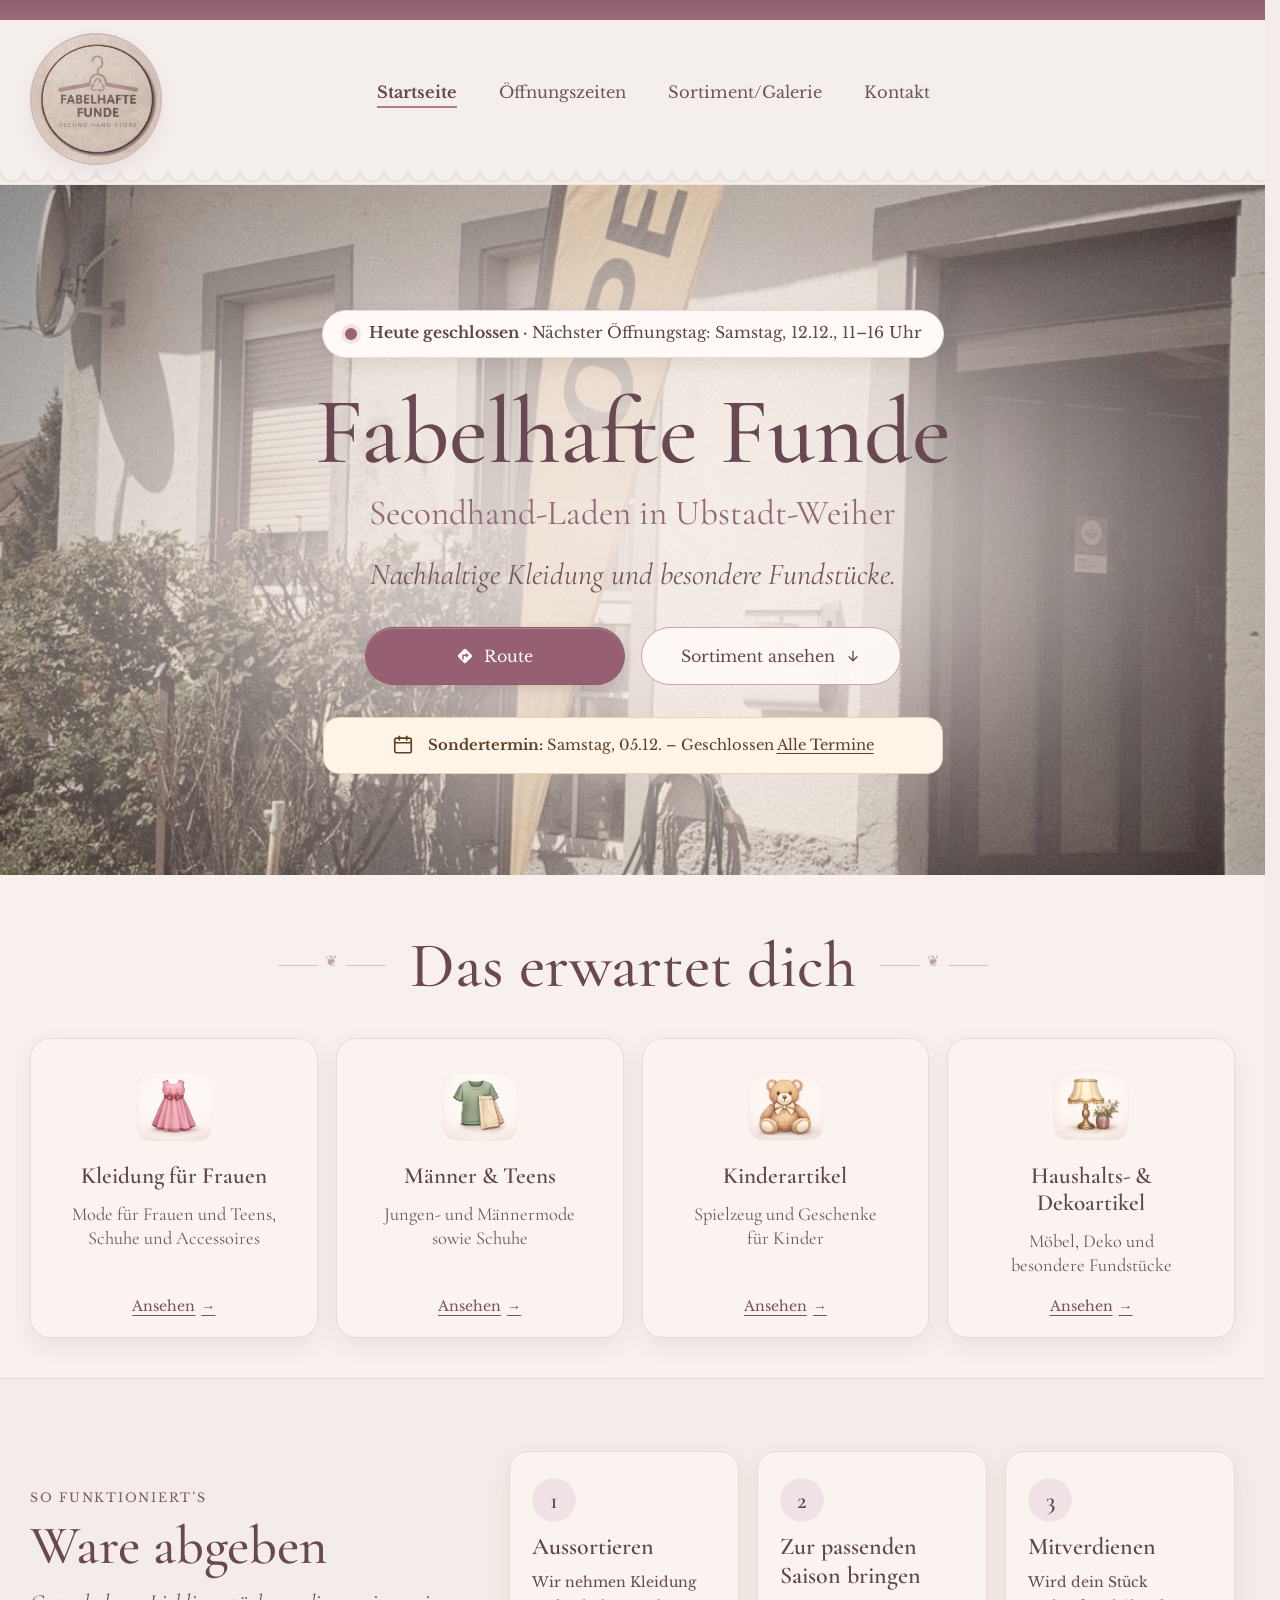
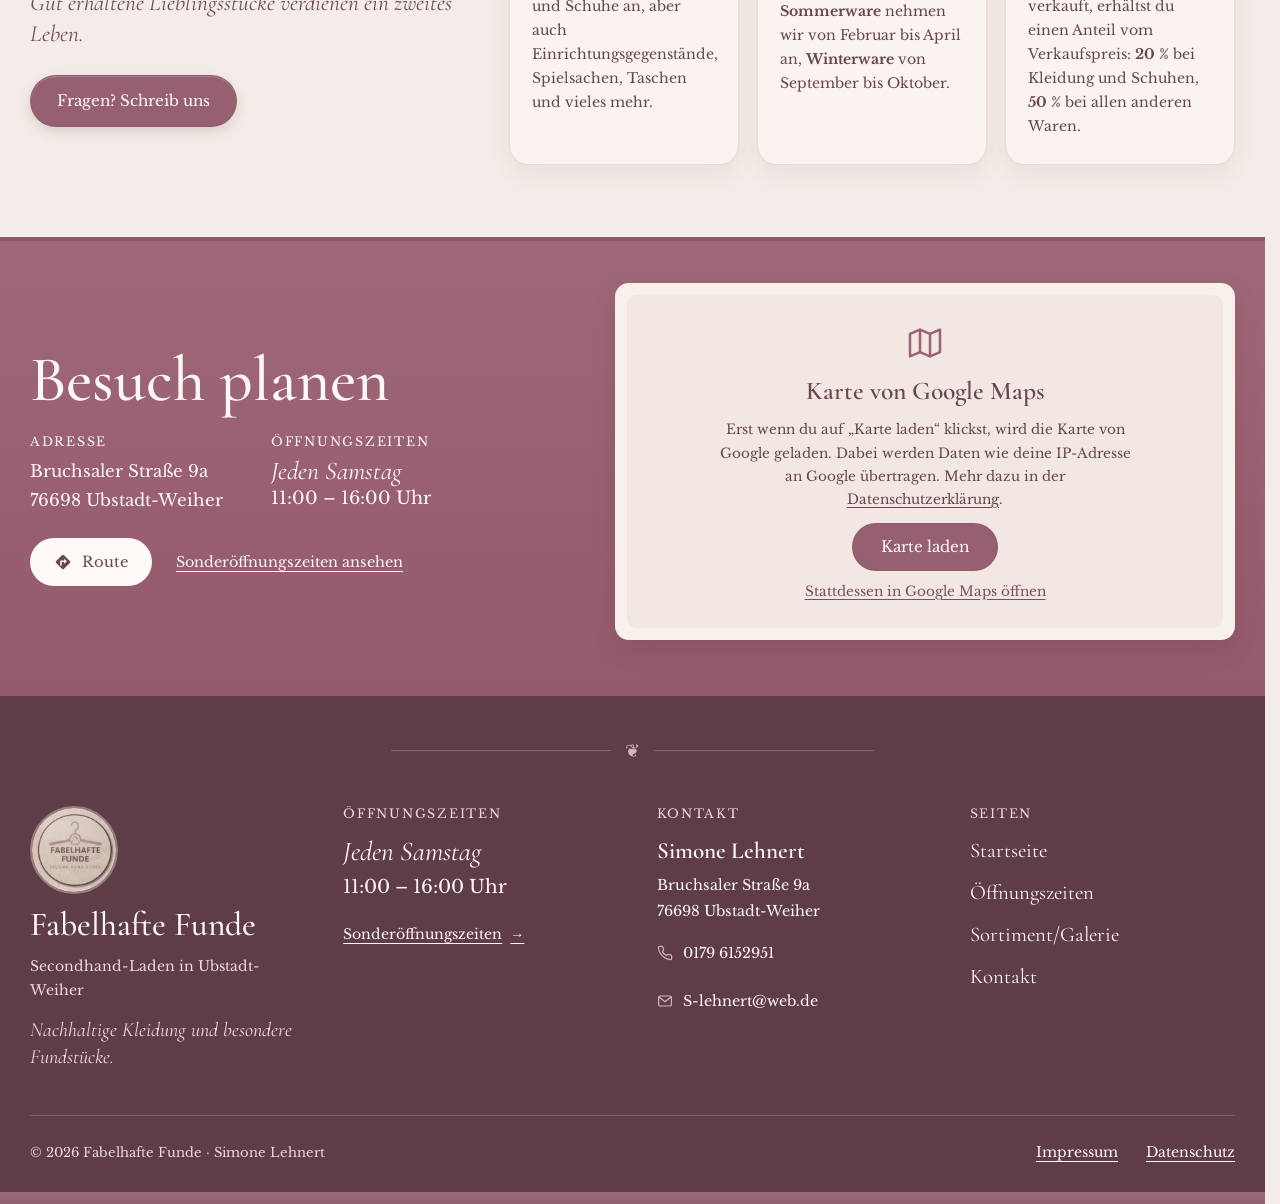
<file: index.html>
<!DOCTYPE html>
<html lang="de">
<head>
  <meta charset="UTF-8" />
  <meta name="viewport" content="width=device-width, initial-scale=1.0" />
  <title>Fabelhafte Funde – Secondhand-Laden in Ubstadt-Weiher bei Bruchsal</title>
  <meta name="description" content="Secondhand-Laden in Ubstadt-Weiher bei Bruchsal: nachhaltige Kleidung für Frauen, Männer und Kinder, Spielzeug, Möbel und Deko. Samstags 11–16 Uhr geöffnet." />
  <link rel="icon" type="image/jpeg" href="/assets/img/logo.jpg">

  <link rel="stylesheet" href="/assets/css/style.css" />
  <script src="/assets/js/menu.js"></script>
  <script type="application/ld+json">
  {
    "@context": "https://schema.org",
    "@type": "Store",
    "@id": "https://fabelhaftefunde.de/#laden",
    "name": "Fabelhafte Funde",
    "description": "Secondhand-Laden in Ubstadt-Weiher bei Bruchsal mit nachhaltiger Kleidung für Frauen, Männer und Kinder, Spielzeug, Möbeln sowie Haushalts- und Dekoartikeln.",
    "url": "https://fabelhaftefunde.de/",
    "logo": "https://fabelhaftefunde.de/assets/img/logo.jpg",
    "image": [
      "https://fabelhaftefunde.de/assets/img/hero/laden.jpg",
      "https://fabelhaftefunde.de/assets/img/laden-frauen.jpeg"
    ],
    "telephone": "+49 179 6152951",
    "email": "S-lehnert@web.de",
    "address": {
      "@type": "PostalAddress",
      "streetAddress": "Bruchsaler Straße 9a",
      "postalCode": "76698",
      "addressLocality": "Ubstadt-Weiher",
      "addressRegion": "Baden-Württemberg",
      "addressCountry": "DE"
    },
    "geo": {
      "@type": "GeoCoordinates",
      "latitude": 49.156696,
      "longitude": 8.628379
    },
    "openingHoursSpecification": [
      {
        "@type": "OpeningHoursSpecification",
        "dayOfWeek": "https://schema.org/Saturday",
        "opens": "11:00:00",
        "closes": "16:00:00"
      }
    ]
  }
  </script>
</head>
<body>
  <div class="top-strip"></div>

  <header class="site-header">
    <div class="container header-inner">
      <a href="#top" class="logo-link">
        <img src="/assets/img/logo.jpg" alt="Fabelhafte Funde Logo" class="logo" />
      </a>

      <button type="button" class="nav-toggle" aria-expanded="false" aria-controls="hauptnavigation">
        <svg class="icon-menu" width="20" height="20" viewBox="0 0 24 24" fill="none" stroke="currentColor" stroke-width="2" stroke-linecap="round" aria-hidden="true"><path d="M4 7h16"/><path d="M4 12h16"/><path d="M4 17h16"/></svg>
        <svg class="icon-close" width="20" height="20" viewBox="0 0 24 24" fill="none" stroke="currentColor" stroke-width="2" stroke-linecap="round" aria-hidden="true"><path d="M6 6l12 12"/><path d="M18 6L6 18"/></svg>
        <span class="nav-toggle-label">Menü</span>
      </button>

      <nav class="main-nav" id="hauptnavigation" aria-label="Hauptnavigation">
        <a href="/" aria-current="page">Startseite</a>
        <a href="/oeffnungszeiten/">Öffnungszeiten</a>
        <a href="/galerie.html">Sortiment/Galerie</a>
        <a href="/kontakt.html">Kontakt</a>
      </nav>
    </div>
    <div class="header-scallop"></div>
  </header>

  <main id="top">
    <!-- 1. HERO MIT LIVE-STATUS -->
    <section class="hero">
      <div class="hero-overlay"></div>
      <div class="hero-bottom-scallop"></div>

      <div class="container hero-content">
        <div class="hero-text">
          <p class="live-status" data-live-status role="status">
            <span class="live-status-dot" aria-hidden="true"></span>
            <span class="live-status-text"><strong>Jeden Samstag</strong> 11–16 Uhr</span>
          </p>
          <h1>Fabelhafte Funde</h1>
          <p class="hero-subtitle">Secondhand-Laden in Ubstadt-Weiher</p>
          <p class="hero-claim">Nachhaltige Kleidung und besondere Fundstücke.</p>
          <div class="hero-buttons">
            <a href="https://www.google.com/maps/dir/?api=1&amp;destination=Bruchsaler+Stra%C3%9Fe+9a,+76698+Ubstadt-Weiher" class="btn-primary" target="_blank" rel="noopener"><svg width="18" height="18" viewBox="0 0 24 24" aria-hidden="true"><path fill="currentColor" fill-rule="evenodd" d="M10.6 2.9a2 2 0 0 1 2.8 0l7.7 7.7a2 2 0 0 1 0 2.8l-7.7 7.7a2 2 0 0 1-2.8 0l-7.7-7.7a2 2 0 0 1 0-2.8zM8.3 16.5V11.2q0-1.2 1.2-1.2h4V7.6L17.1 11l-3.6 3.4V12H10.3v4.5z"/></svg> Route </a>
            <a href="#sortiment" class="btn-secondary">Sortiment ansehen <svg width="16" height="16" viewBox="0 0 24 24" fill="none" stroke="currentColor" stroke-width="2" stroke-linecap="round" stroke-linejoin="round" aria-hidden="true"><path d="M12 5v14"/><path d="M6 13l6 6 6-6"/></svg></a>
          </div>
          <p class="hero-notice" data-sondertermin hidden>
            <svg width="22" height="22" viewBox="0 0 24 24" fill="none" stroke="currentColor" stroke-width="1.8" stroke-linecap="round" stroke-linejoin="round" aria-hidden="true"><rect x="3" y="4.5" width="18" height="16" rx="2"/><path d="M3 9.5h18"/><path d="M8 2.5v4"/><path d="M16 2.5v4"/></svg>
            <span><span class="sondertermin-text"></span> <a href="/oeffnungszeiten/">Alle Termine</a></span>
          </p>
        </div>
      </div>
    </section>

    <!-- 2. SORTIMENT -->
    <section class="section section-light" id="sortiment">
      <div class="container">
        <div class="section-title">
          <span class="ornament-line"></span>
          <h2>Das erwartet dich</h2>
          <span class="ornament-line"></span>
        </div>

        <div class="card-grid">
          <a href="/galerie.html#frauen" class="info-card info-card--link">
            <img src="/assets/img/icons/kleid.png" alt="" class="card-icon" />
            <h3>Kleidung für Frauen</h3>
            <p>Mode für Frauen und Teens, <br>Schuhe und Accessoires</p>
            <span class="card-more">Ansehen <span aria-hidden="true">→</span></span>
          </a>
          <a href="/galerie.html#maenner" class="info-card info-card--link">
            <img src="/assets/img/icons/shirt.png" alt="" class="card-icon" />
            <h3>Männer &amp; Teens</h3>
            <p>Jungen- und Männermode <br>sowie Schuhe</p>
            <span class="card-more">Ansehen <span aria-hidden="true">→</span></span>
          </a>
          <a href="/galerie.html#kinder" class="info-card info-card--link">
            <img src="/assets/img/icons/baer.png" alt="" class="card-icon" />
            <h3>Kinderartikel</h3>
            <p>Spielzeug und Geschenke <br>für Kinder</p>
            <span class="card-more">Ansehen <span aria-hidden="true">→</span></span>
          </a>
          <a href="/galerie.html#haushalt" class="info-card info-card--link">
            <img src="/assets/img/icons/lampe.png" alt="" class="card-icon" />
            <h3>Haushalts- &amp; <br>Dekoartikel</h3>
            <p>Möbel, Deko und <br>besondere Fundstücke</p>
            <span class="card-more">Ansehen <span aria-hidden="true">→</span></span>
          </a>
        </div>
      </div>
    </section>

    <!-- 3. SO FUNKTIONIERT'S / WARE ABGEBEN -->
    <section class="howto-section">
      <div class="container howto-grid">
        <div class="howto-intro">
          <p class="eyebrow">So funktioniert’s</p>
          <h2>Ware abgeben</h2>
          <p class="howto-claim">Gut erhaltene Lieblingsstücke verdienen ein zweites Leben.</p>
          <a href="/kontakt.html" class="btn-primary btn-small">Fragen? Schreib uns</a>
        </div>
        <ol class="howto-steps">
          <li class="howto-step">
            <span class="howto-number" aria-hidden="true">1</span>
            <h3>Aussortieren</h3>
            <p>Wir nehmen Kleidung und Schuhe an, aber auch Einrichtungsgegenstände, Spielsachen, Taschen und vieles mehr.</p>
          </li>
          <li class="howto-step">
            <span class="howto-number" aria-hidden="true">2</span>
            <h3>Zur passenden Saison bringen</h3>
            <p><strong>Sommerware</strong> nehmen wir von Februar bis April an, <strong>Winterware</strong> von September bis Oktober.</p>
          </li>
          <li class="howto-step">
            <span class="howto-number" aria-hidden="true">3</span>
            <h3>Mitverdienen</h3>
            <p>Wird dein Stück verkauft, erhältst du einen Anteil vom Verkaufspreis: <strong>20&nbsp;%</strong> bei Kleidung und Schuhen, <strong>50&nbsp;%</strong> bei allen anderen Waren.</p>
          </li>
        </ol>
      </div>
    </section>

    <!-- 4. BESUCH PLANEN -->
    <section class="hours-section" id="besuch">
      <div class="container hours-grid">
        <div class="hours-text visit-text">
          <h2>Besuch planen</h2>
          <div class="visit-facts">
            <div>
              <p class="visit-label">Adresse</p>
              <p class="visit-value">Bruchsaler Straße 9a<br>76698 Ubstadt-Weiher</p>
            </div>
            <div>
              <p class="visit-label">Öffnungszeiten</p>
              <p class="visit-day">Jeden Samstag</p>
              <p class="visit-time">11:00 – 16:00 Uhr</p>
            </div>
          </div>
          <div class="visit-actions">
            <a href="https://www.google.com/maps/dir/?api=1&amp;destination=Bruchsaler+Stra%C3%9Fe+9a,+76698+Ubstadt-Weiher" class="aside-button" target="_blank" rel="noopener"><svg width="18" height="18" viewBox="0 0 24 24" aria-hidden="true"><path fill="currentColor" fill-rule="evenodd" d="M10.6 2.9a2 2 0 0 1 2.8 0l7.7 7.7a2 2 0 0 1 0 2.8l-7.7 7.7a2 2 0 0 1-2.8 0l-7.7-7.7a2 2 0 0 1 0-2.8zM8.3 16.5V11.2q0-1.2 1.2-1.2h4V7.6L17.1 11l-3.6 3.4V12H10.3v4.5z"/></svg> Route </a>
            <a href="/oeffnungszeiten/" class="visit-link">Sonderöffnungszeiten ansehen</a>
          </div>
        </div>

        <div class="map-card">
          <div class="map-consent" data-map-src="https://www.google.com/maps?q=Bruchsaler%20Stra%C3%9Fe%209a,%2076698%20Ubstadt-Weiher&amp;output=embed">
            <svg width="40" height="40" viewBox="0 0 24 24" fill="none" stroke="#9a6274" stroke-width="1.5" stroke-linecap="round" stroke-linejoin="round" aria-hidden="true"><path d="M9 4L3 6.5v13.5l6-2.5 6 2.5 6-2.5V4l-6 2.5z"/><path d="M9 4v13.5"/><path d="M15 6.5V20"/></svg>
            <p class="map-consent-title">Karte von Google Maps</p>
            <p class="map-consent-text">Erst wenn du auf „Karte laden“ klickst, wird die Karte von Google geladen. Dabei werden Daten wie deine IP-Adresse an Google übertragen. Mehr dazu in der <a href="/kontakt.html#datenschutz">Datenschutzerklärung</a>.</p>
            <button type="button" class="map-consent-button">Karte laden</button>
            <a class="map-consent-link" href="https://www.google.com/maps/search/?api=1&amp;query=Bruchsaler+Stra%C3%9Fe+9a,+76698+Ubstadt-Weiher" target="_blank" rel="noopener">Stattdessen in Google Maps öffnen</a>
          </div>
        </div>
      </div>
    </section>
  </main>

  <!-- FOOTER (auf allen Seiten gleich) -->
  <footer class="site-footer">
    <div class="container footer-inner">
      <div class="footer-ornament" aria-hidden="true"><span></span>❦<span></span></div>

      <div class="footer-grid">
        <div class="footer-col footer-brand">
          <img src="/assets/img/logo.jpg" alt="Fabelhafte Funde Logo" class="footer-logo" />
          <p class="footer-name">Fabelhafte Funde</p>
          <p class="footer-sub">Secondhand-Laden in Ubstadt-Weiher</p>
          <p class="footer-claim">Nachhaltige Kleidung und besondere Fundstücke.</p>
        </div>

        <div class="footer-col">
          <h2 class="footer-heading">Öffnungszeiten</h2>
          <p class="footer-day">Jeden Samstag</p>
          <p class="footer-time">11:00 – 16:00 Uhr</p>
          <a href="/oeffnungszeiten/" class="footer-more">Sonderöffnungszeiten <span aria-hidden="true">→</span></a>
        </div>

        <div class="footer-col">
          <h2 class="footer-heading">Kontakt</h2>
          <p class="footer-person">Simone Lehnert</p>
          <p class="footer-address">Bruchsaler Straße 9a<br>76698 Ubstadt-Weiher</p>
          <a href="tel:+491796152951" class="footer-contact">
            <svg width="16" height="16" viewBox="0 0 24 24" fill="none" stroke="#d9b3bf" stroke-width="1.8" stroke-linecap="round" stroke-linejoin="round" aria-hidden="true"><path d="M22 16.9v3a2 2 0 0 1-2.2 2 19.8 19.8 0 0 1-8.6-3.1 19.5 19.5 0 0 1-6-6A19.8 19.8 0 0 1 2.1 4.2 2 2 0 0 1 4.1 2h3a2 2 0 0 1 2 1.7c.1 1 .4 1.9.7 2.8a2 2 0 0 1-.5 2.1L8 9.9a16 16 0 0 0 6 6l1.3-1.3a2 2 0 0 1 2.1-.4c.9.3 1.8.6 2.8.7a2 2 0 0 1 1.7 2z"/></svg>
            0179 6152951
          </a>
          <a href="mailto:S-lehnert@web.de" class="footer-contact">
            <svg width="16" height="16" viewBox="0 0 24 24" fill="none" stroke="#d9b3bf" stroke-width="1.8" stroke-linecap="round" stroke-linejoin="round" aria-hidden="true"><rect x="2.5" y="4.5" width="19" height="15" rx="2"/><path d="M3 6l9 7 9-7"/></svg>
            S-lehnert@web.de
          </a>
        </div>

        <nav class="footer-col footer-nav" aria-label="Seiten">
          <h2 class="footer-heading">Seiten</h2>
          <a href="/">Startseite</a>
          <a href="/oeffnungszeiten/">Öffnungszeiten</a>
          <a href="/galerie.html">Sortiment/Galerie</a>
          <a href="/kontakt.html">Kontakt</a>
        </nav>
      </div>

      <div class="footer-bottom">
        <p>© 2026 Fabelhafte Funde · Simone Lehnert</p>
        <nav class="footer-legal" aria-label="Rechtliches">
          <a href="/kontakt.html#impressum">Impressum</a>
          <a href="/kontakt.html#datenschutz">Datenschutz</a>
        </nav>
      </div>
    </div>
    <div class="footer-strip"></div>
  </footer>
  <script src="/assets/js/karte.js"></script>
  <script src="/assets/js/oeffnungszeiten.js"></script>
</body>
</html>
</file>
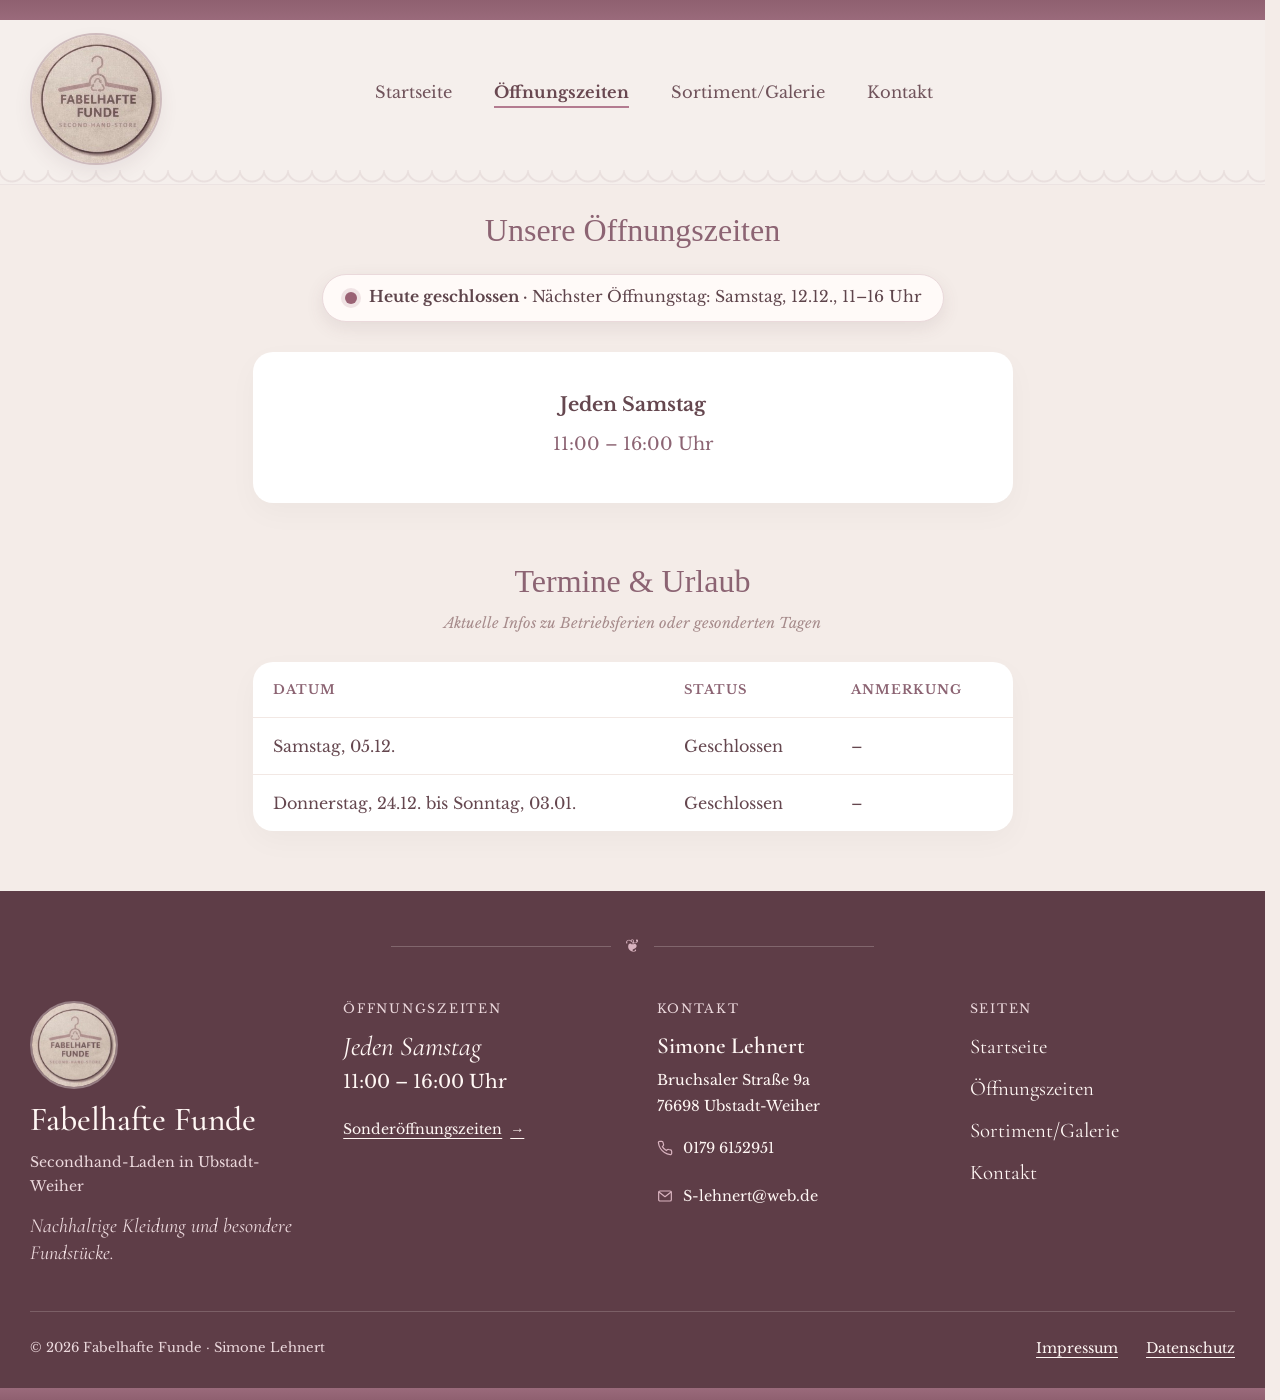
<file: oeffnungszeiten/index.html>
<!DOCTYPE html>
<html lang="de">
<head>
  <meta charset="UTF-8" />
  <meta name="viewport" content="width=device-width, initial-scale=1.0" />
  <link rel="icon" type="image/jpeg" href="/assets/img/logo.jpg">
  <title>Öffnungszeiten – Fabelhafte Funde, Secondhand in Ubstadt-Weiher</title>
  <meta name="description" content="Fabelhafte Funde in Ubstadt-Weiher hat jeden Samstag von 11 bis 16 Uhr geöffnet. Hier findest du außerdem Sonderöffnungszeiten, Feiertage und Urlaub." />
  <link rel="stylesheet" href="/assets/css/style.css" />
  <script src="/assets/js/menu.js"></script>
</head>
<body>

     <div class="top-strip"></div>

  <header class="site-header">
        <div class="container header-inner">
            <a href="#top" class="logo-link">
                <img src="/assets/img/logo.jpg" alt="Fabelhafte Funde Logo" class="logo" />
            </a>

            <button type="button" class="nav-toggle" aria-expanded="false" aria-controls="hauptnavigation">
              <svg class="icon-menu" width="20" height="20" viewBox="0 0 24 24" fill="none" stroke="currentColor" stroke-width="2" stroke-linecap="round" aria-hidden="true"><path d="M4 7h16"/><path d="M4 12h16"/><path d="M4 17h16"/></svg>
              <svg class="icon-close" width="20" height="20" viewBox="0 0 24 24" fill="none" stroke="currentColor" stroke-width="2" stroke-linecap="round" aria-hidden="true"><path d="M6 6l12 12"/><path d="M18 6L6 18"/></svg>
              <span class="nav-toggle-label">Menü</span>
            </button>

            <nav class="main-nav" id="hauptnavigation" aria-label="Hauptnavigation">
                <a href="/">Startseite</a>
                <a href="/oeffnungszeiten/" aria-current="page">Öffnungszeiten</a>
                <a href="/galerie.html">Sortiment/Galerie</a>
                <a href="/kontakt.html">Kontakt</a>
            </nav>
        </div>
        <div class="header-scallop"></div>
    </header>

    <main style="max-width: 800px; margin: 0 auto; padding: 0 20px 60px 20px;">
        
        <section style="text-align: center; margin-bottom: 60px;">
            <h2 style="font-family: 'Georgia', serif; color: #8c6473; font-size: 2rem; font-weight: normal; margin-bottom: 25px;">Unsere Öffnungszeiten</h2>
            <p class="live-status" data-live-status role="status">
                <span class="live-status-dot" aria-hidden="true"></span>
                <span class="live-status-text"><strong>Jeden Samstag</strong> 11–16 Uhr</span>
            </p>
            <div style="background: #ffffff; padding: 30px; border-radius: 20px; box-shadow: 0 10px 30px rgba(0,0,0,0.03);">
                <p style="font-size: 1.2rem; margin: 10px 0;"><strong>Jeden Samstag</strong></p>
                <p style="font-size: 1.1rem; color: #8c6473;">11:00 – 16:00 Uhr</p>
            </div>
        </section>

        <section>
            <div style="text-align: center; margin-bottom: 30px;">
                 <h2 style="font-family: 'Georgia', serif; color: #8c6473; font-size: 2rem; font-weight: normal; margin-bottom: 10px;">Termine & Urlaub</h2>
                 <p style="font-size: 0.9rem; color: #a68b8b; font-style: italic;">Aktuelle Infos zu Betriebsferien oder gesonderten Tagen</p>
            </div>

            <div style="background: #ffffff; border-radius: 20px; overflow: hidden; box-shadow: 0 10px 30px rgba(0,0,0,0.03);">
                <table class="termine-tabelle" style="width: 100%; border-collapse: collapse; text-align: left;">
                    <thead>
                        <tr style="border-bottom: 1px solid #f2e8e4;">
                            <th style="padding: 20px; color: #8c6473; font-weight: 600; text-transform: uppercase; font-size: 0.8rem; letter-spacing: 1px;">Datum</th>
                            <th style="padding: 20px; color: #8c6473; font-weight: 600; text-transform: uppercase; font-size: 0.8rem; letter-spacing: 1px;">Status</th>
                            <th style="padding: 20px; color: #8c6473; font-weight: 600; text-transform: uppercase; font-size: 0.8rem; letter-spacing: 1px;">Anmerkung</th>
                        </tr>
                    </thead>
                    <tbody id="oeffnungszeiten-body">
                        </tbody>
                </table>
            </div>
        </section>

    </main>

  <!-- FOOTER (auf allen Seiten gleich) -->
  <footer class="site-footer">
    <div class="container footer-inner">
      <div class="footer-ornament" aria-hidden="true"><span></span>❦<span></span></div>

      <div class="footer-grid">
        <div class="footer-col footer-brand">
          <img src="/assets/img/logo.jpg" alt="Fabelhafte Funde Logo" class="footer-logo" />
          <p class="footer-name">Fabelhafte Funde</p>
          <p class="footer-sub">Secondhand-Laden in Ubstadt-Weiher</p>
          <p class="footer-claim">Nachhaltige Kleidung und besondere Fundstücke.</p>
        </div>

        <div class="footer-col">
          <h2 class="footer-heading">Öffnungszeiten</h2>
          <p class="footer-day">Jeden Samstag</p>
          <p class="footer-time">11:00 – 16:00 Uhr</p>
          <a href="/oeffnungszeiten/" class="footer-more">Sonderöffnungszeiten <span aria-hidden="true">→</span></a>
        </div>

        <div class="footer-col">
          <h2 class="footer-heading">Kontakt</h2>
          <p class="footer-person">Simone Lehnert</p>
          <p class="footer-address">Bruchsaler Straße 9a<br>76698 Ubstadt-Weiher</p>
          <a href="tel:+491796152951" class="footer-contact">
            <svg width="16" height="16" viewBox="0 0 24 24" fill="none" stroke="#d9b3bf" stroke-width="1.8" stroke-linecap="round" stroke-linejoin="round" aria-hidden="true"><path d="M22 16.9v3a2 2 0 0 1-2.2 2 19.8 19.8 0 0 1-8.6-3.1 19.5 19.5 0 0 1-6-6A19.8 19.8 0 0 1 2.1 4.2 2 2 0 0 1 4.1 2h3a2 2 0 0 1 2 1.7c.1 1 .4 1.9.7 2.8a2 2 0 0 1-.5 2.1L8 9.9a16 16 0 0 0 6 6l1.3-1.3a2 2 0 0 1 2.1-.4c.9.3 1.8.6 2.8.7a2 2 0 0 1 1.7 2z"/></svg>
            0179 6152951
          </a>
          <a href="mailto:S-lehnert@web.de" class="footer-contact">
            <svg width="16" height="16" viewBox="0 0 24 24" fill="none" stroke="#d9b3bf" stroke-width="1.8" stroke-linecap="round" stroke-linejoin="round" aria-hidden="true"><rect x="2.5" y="4.5" width="19" height="15" rx="2"/><path d="M3 6l9 7 9-7"/></svg>
            S-lehnert@web.de
          </a>
        </div>

        <nav class="footer-col footer-nav" aria-label="Seiten">
          <h2 class="footer-heading">Seiten</h2>
          <a href="/">Startseite</a>
          <a href="/oeffnungszeiten/">Öffnungszeiten</a>
          <a href="/galerie.html">Sortiment/Galerie</a>
          <a href="/kontakt.html">Kontakt</a>
        </nav>
      </div>

      <div class="footer-bottom">
        <p>© 2026 Fabelhafte Funde · Simone Lehnert</p>
        <nav class="footer-legal" aria-label="Rechtliches">
          <a href="/kontakt.html#impressum">Impressum</a>
          <a href="/kontakt.html#datenschutz">Datenschutz</a>
        </nav>
      </div>
    </div>
    <div class="footer-strip"></div>
  </footer>
  <script src="/assets/js/oeffnungszeiten.js"></script>
</body>
</html>
</file>
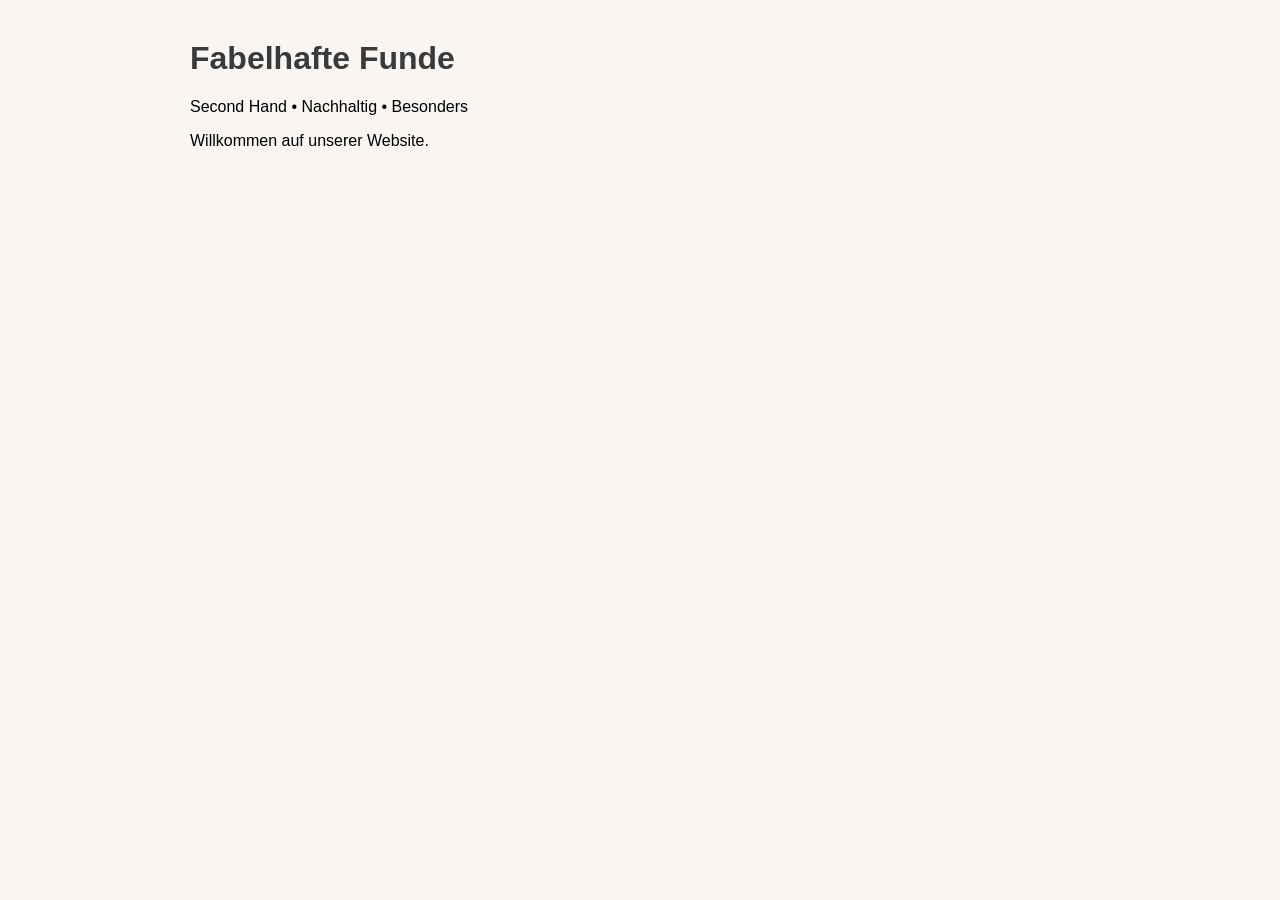
<file: html.html>
<!DOCTYPE html>
<html lang="de">
<head>
<meta charset="UTF-8">
<title>Fabelhafte Funde</title>

<style>
body {
font-family: Arial;
margin: 40px;
background:#f8f5f2;
}

h1 {
color:#3a3a3a;
}

.container{
max-width:900px;
margin:auto;
}

</style>

</head>

<body>

<div class="container">

<h1>Fabelhafte Funde</h1>

<p>Second Hand • Nachhaltig • Besonders</p>

<p>Willkommen auf unserer Website.</p>

</div>

</body>
</html>
</file>
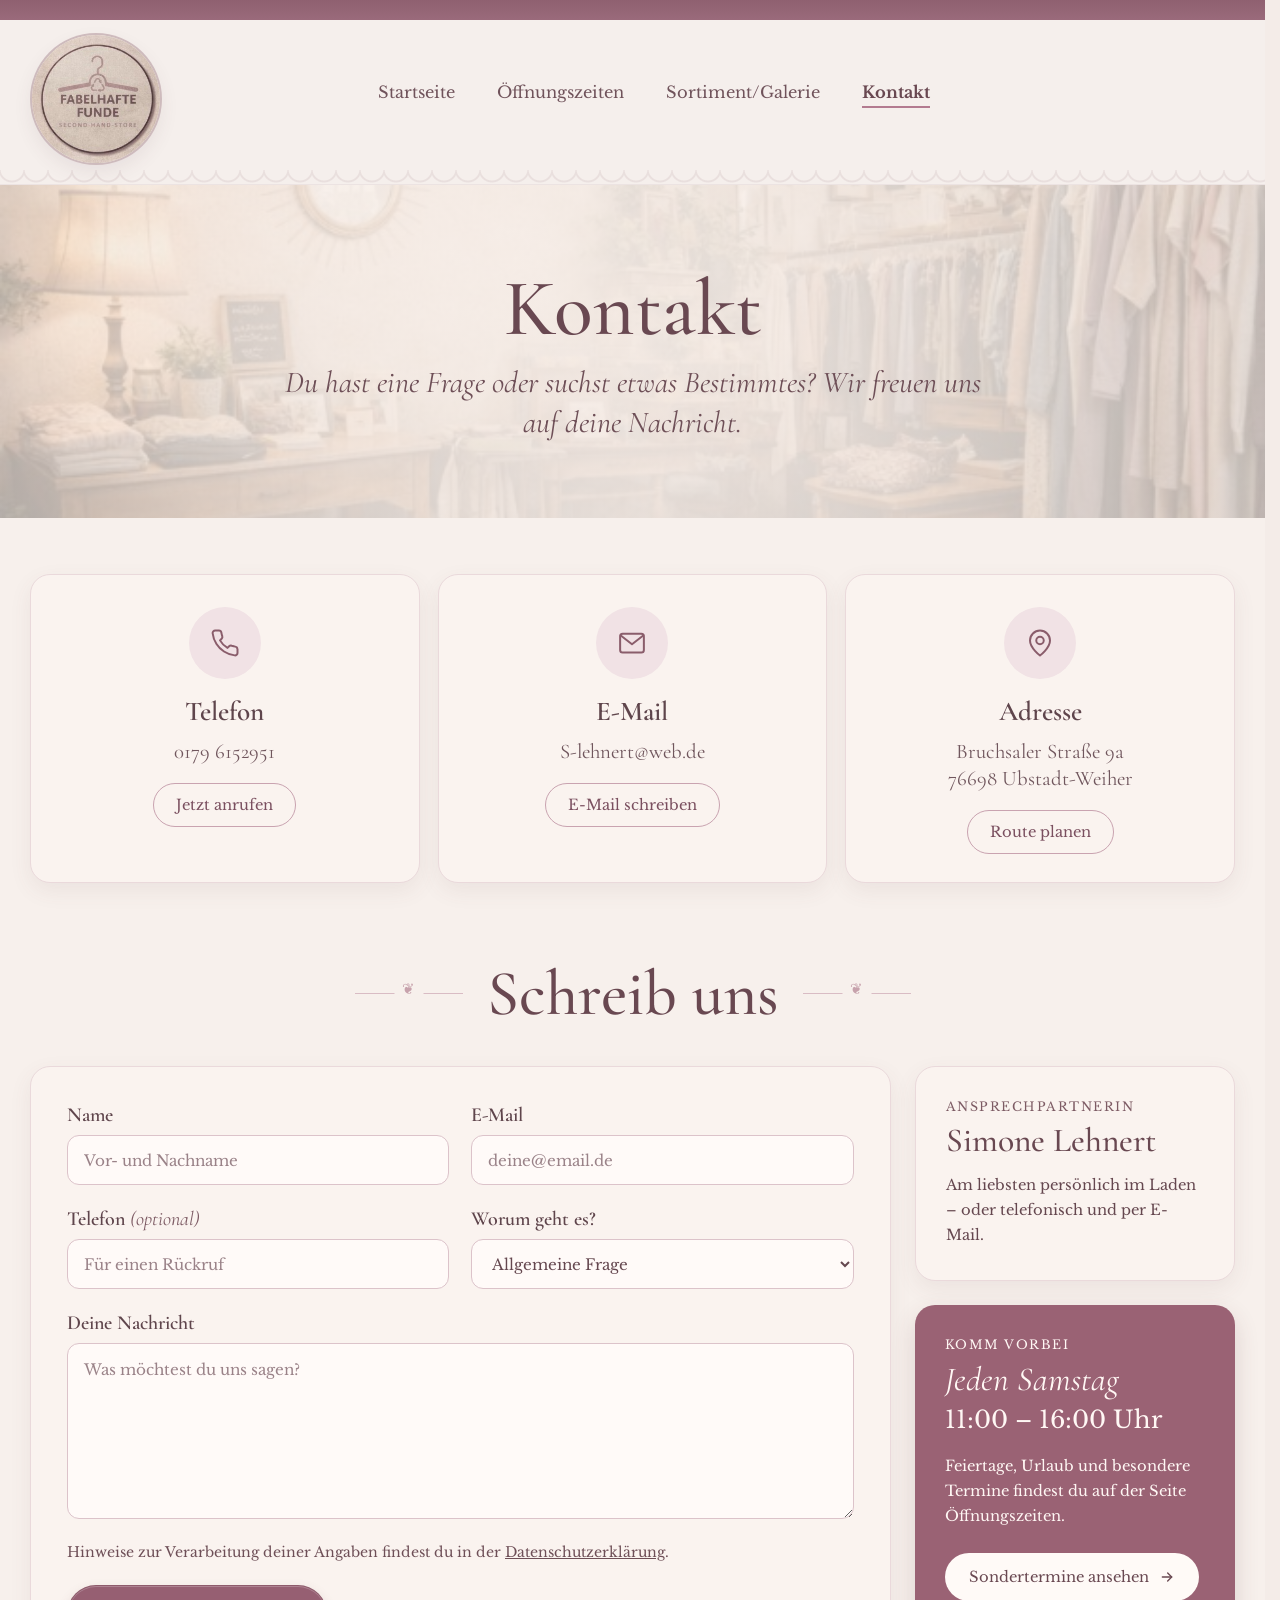
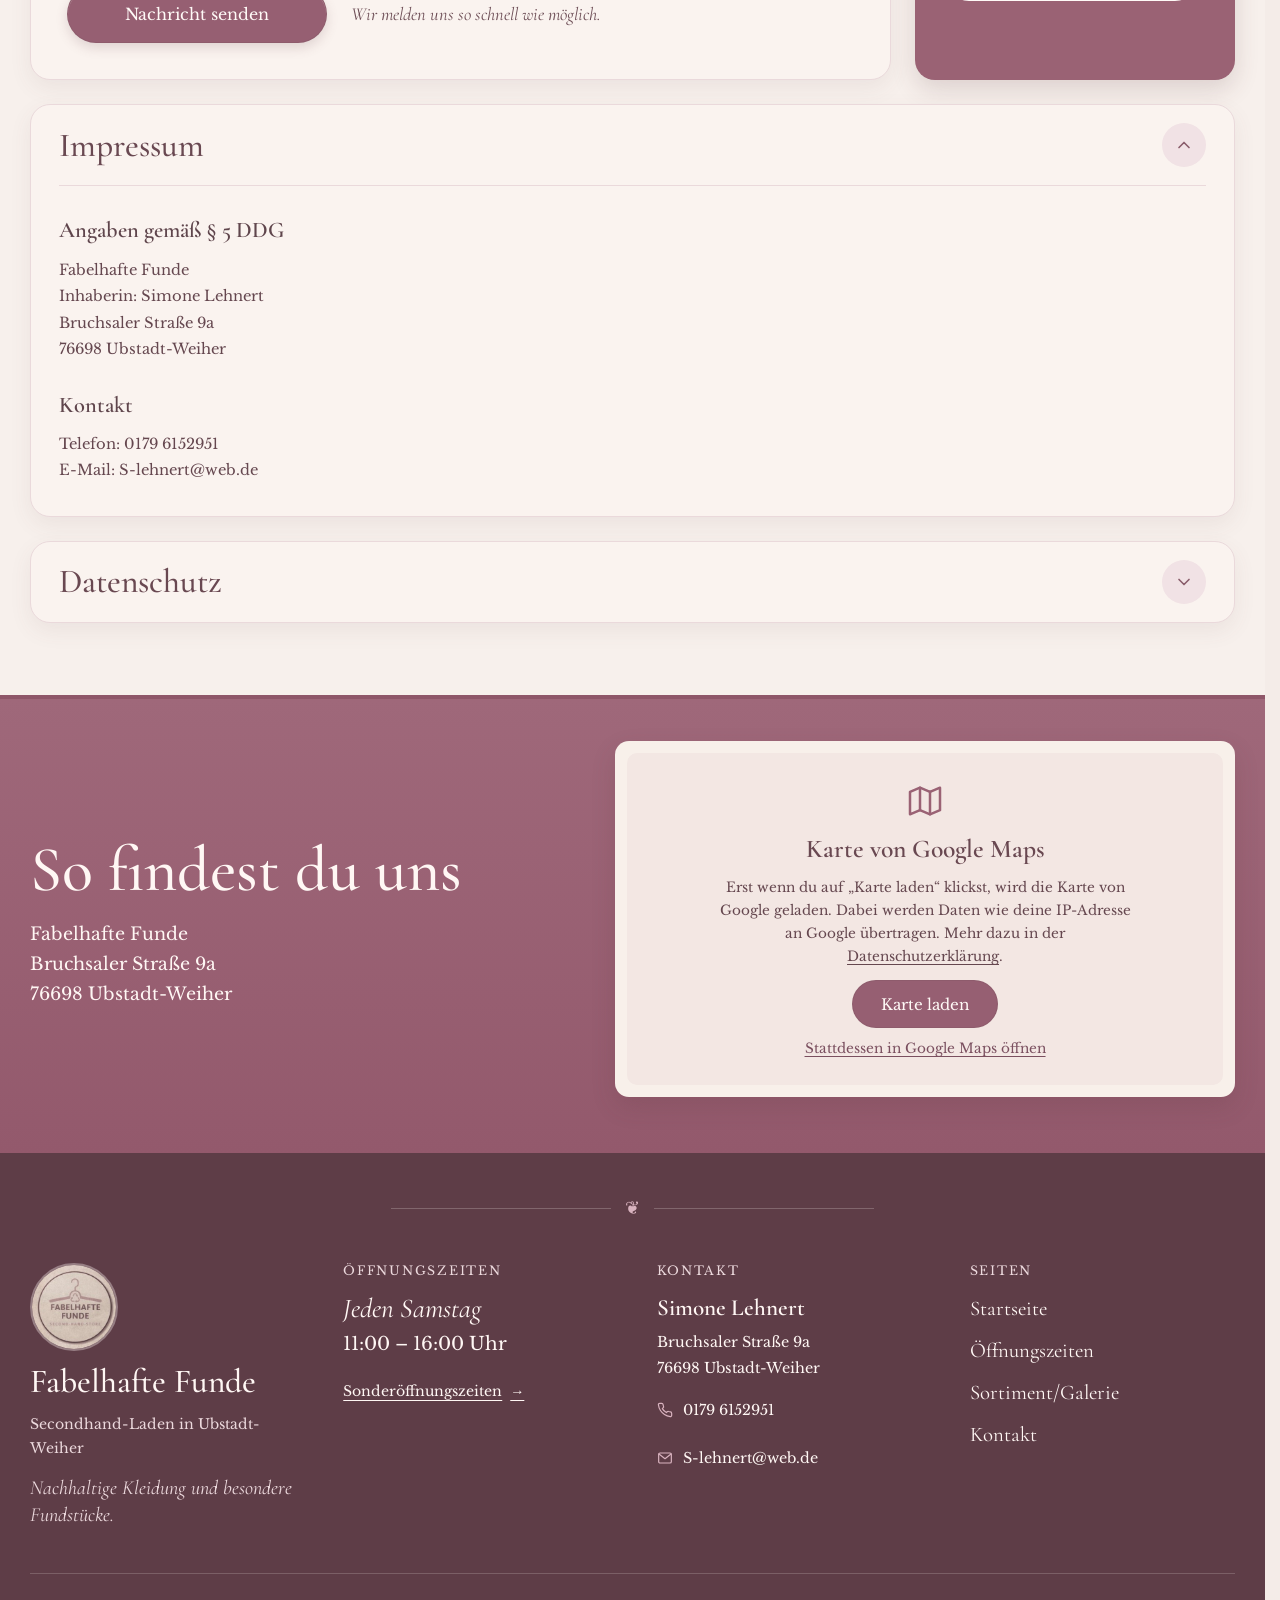
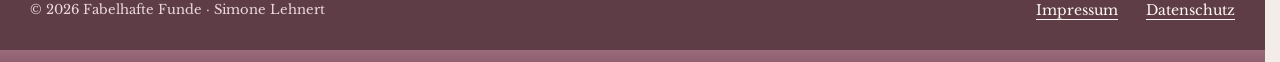
<file: kontakt.html>
<!DOCTYPE html>
<html lang="de">
<head>
  <meta charset="UTF-8" />
  <meta name="viewport" content="width=device-width, initial-scale=1.0" />
  <title>Kontakt – Fabelhafte Funde, Secondhand in Ubstadt-Weiher</title>
  <meta name="description" content="Kontakt zu Fabelhafte Funde, dem Secondhand-Laden in Ubstadt-Weiher bei Bruchsal: Telefon, E-Mail, Adresse und Anfahrt sowie Impressum und Datenschutz." />
  <link rel="icon" type="image/jpeg" href="/assets/img/logo.jpg">

  <link rel="stylesheet" href="/assets/css/style.css" />
  <script src="/assets/js/menu.js"></script>
</head>
<body>
  <div class="top-strip"></div>

  <header class="site-header">
    <div class="container header-inner">
      <a href="/" class="logo-link">
        <img src="/assets/img/logo.jpg" alt="Fabelhafte Funde Logo" class="logo" />
      </a>

      <button type="button" class="nav-toggle" aria-expanded="false" aria-controls="hauptnavigation">
        <svg class="icon-menu" width="20" height="20" viewBox="0 0 24 24" fill="none" stroke="currentColor" stroke-width="2" stroke-linecap="round" aria-hidden="true"><path d="M4 7h16"/><path d="M4 12h16"/><path d="M4 17h16"/></svg>
        <svg class="icon-close" width="20" height="20" viewBox="0 0 24 24" fill="none" stroke="currentColor" stroke-width="2" stroke-linecap="round" aria-hidden="true"><path d="M6 6l12 12"/><path d="M18 6L6 18"/></svg>
        <span class="nav-toggle-label">Menü</span>
      </button>

      <nav class="main-nav" id="hauptnavigation" aria-label="Hauptnavigation">
        <a href="/">Startseite</a>
        <a href="/oeffnungszeiten/">Öffnungszeiten</a>
        <a href="/galerie.html">Sortiment/Galerie</a>
        <a href="/kontakt.html" aria-current="page">Kontakt</a>
      </nav>
    </div>
    <div class="header-scallop"></div>
  </header>

  <main id="top">
    <section class="page-intro">
      <div class="page-intro-overlay">
        <h1>Kontakt</h1>
        <p>Du hast eine Frage oder suchst etwas Bestimmtes? Wir freuen uns auf deine Nachricht.</p>
      </div>
    </section>

    <section class="section-light contact-cards">
      <div class="container contact-card-grid">
        <article class="contact-card">
          <div class="contact-icon">
            <svg width="30" height="30" viewBox="0 0 24 24" fill="none" stroke="#8a5d6b" stroke-width="1.6" stroke-linecap="round" stroke-linejoin="round" aria-hidden="true"><path d="M22 16.9v3a2 2 0 0 1-2.2 2 19.8 19.8 0 0 1-8.6-3.1 19.5 19.5 0 0 1-6-6A19.8 19.8 0 0 1 2.1 4.2 2 2 0 0 1 4.1 2h3a2 2 0 0 1 2 1.7c.1 1 .4 1.9.7 2.8a2 2 0 0 1-.5 2.1L8 9.9a16 16 0 0 0 6 6l1.3-1.3a2 2 0 0 1 2.1-.4c.9.3 1.8.6 2.8.7a2 2 0 0 1 1.7 2z"/></svg>
          </div>
          <h2>Telefon</h2>
          <p>0179 6152951</p>
          <a href="tel:+491796152951" class="pill-link">Jetzt anrufen</a>
        </article>

        <article class="contact-card">
          <div class="contact-icon">
            <svg width="30" height="30" viewBox="0 0 24 24" fill="none" stroke="#8a5d6b" stroke-width="1.6" stroke-linecap="round" stroke-linejoin="round" aria-hidden="true"><rect x="2.5" y="4.5" width="19" height="15" rx="2"/><path d="M3 6l9 7 9-7"/></svg>
          </div>
          <h2>E-Mail</h2>
          <p>S-lehnert@web.de</p>
          <a href="mailto:S-lehnert@web.de" class="pill-link">E-Mail schreiben</a>
        </article>

        <article class="contact-card">
          <div class="contact-icon">
            <svg width="30" height="30" viewBox="0 0 24 24" fill="none" stroke="#8a5d6b" stroke-width="1.6" stroke-linecap="round" stroke-linejoin="round" aria-hidden="true"><path d="M20 10c0 6-8 12-8 12s-8-6-8-12a8 8 0 0 1 16 0z"/><circle cx="12" cy="10" r="3"/></svg>
          </div>
          <h2>Adresse</h2>
          <p>Bruchsaler Straße 9a<br>76698 Ubstadt-Weiher</p>
          <a href="https://www.google.com/maps/dir/?api=1&amp;destination=Bruchsaler+Stra%C3%9Fe+9a,+76698+Ubstadt-Weiher" class="pill-link" target="_blank" rel="noopener">Route planen</a>
        </article>
      </div>
    </section>

    <section class="section-light contact-section">
      <div class="container">
        <div class="section-title">
          <span class="ornament-line"></span>
          <h2>Schreib uns</h2>
          <span class="ornament-line"></span>
        </div>

        <div class="contact-layout">
          <form class="contact-form" id="kontaktformular">
            <div class="form-row">
              <div class="form-field">
                <label for="k-name">Name</label>
                <input id="k-name" name="name" type="text" placeholder="Vor- und Nachname" autocomplete="name" required />
              </div>
              <div class="form-field">
                <label for="k-mail">E-Mail</label>
                <input id="k-mail" name="email" type="email" placeholder="deine@email.de" autocomplete="email" required />
              </div>
            </div>

            <div class="form-row">
              <div class="form-field">
                <label for="k-tel">Telefon <span>(optional)</span></label>
                <input id="k-tel" name="telefon" type="tel" placeholder="Für einen Rückruf" autocomplete="tel" />
              </div>
              <div class="form-field">
                <label for="k-topic">Worum geht es?</label>
                <select id="k-topic" name="anliegen">
                  <option>Allgemeine Frage</option>
                  <option>Frage zu einem Artikel</option>
                  <option>Ware abgeben</option>
                  <option>Öffnungszeiten</option>
                  <option>Sonstiges</option>
                </select>
              </div>
            </div>

            <div class="form-field">
              <label for="k-msg">Deine Nachricht</label>
              <textarea id="k-msg" name="nachricht" rows="6" placeholder="Was möchtest du uns sagen?" required></textarea>
            </div>

            <p class="form-consent">Hinweise zur Verarbeitung deiner Angaben findest du in der <a href="#datenschutz">Datenschutzerklärung</a>.</p>

            <div class="form-actions">
              <button type="submit" class="btn-primary">Nachricht senden</button>
              <p>Wir melden uns so schnell wie möglich.</p>
            </div>
          </form>

          <aside class="contact-aside">
            <div class="aside-card">
              <p class="aside-label">Ansprechpartnerin</p>
              <p class="aside-name">Simone Lehnert</p>
              <p class="aside-text">Am liebsten persönlich im Laden – oder telefonisch und per E-Mail.</p>
            </div>

            <div class="aside-card aside-card--rose">
              <p class="aside-label">Komm vorbei</p>
              <p class="aside-day">Jeden Samstag</p>
              <p class="aside-time">11:00 – 16:00 Uhr</p>
              <p class="aside-text">Feiertage, Urlaub und besondere Termine findest du auf der Seite Öffnungszeiten.</p>
              <a href="/oeffnungszeiten/" class="aside-button">Sondertermine ansehen
                <svg width="16" height="16" viewBox="0 0 24 24" fill="none" stroke="currentColor" stroke-width="2" stroke-linecap="round" stroke-linejoin="round" aria-hidden="true"><path d="M5 12h14"/><path d="M13 6l6 6-6 6"/></svg>
              </a>
            </div>
          </aside>
        </div>

        <div class="legal-list">
          <details class="legal-item" id="impressum" open>
            <summary>
              <h2>Impressum</h2>
              <span class="legal-chevron" aria-hidden="true">
                <svg width="20" height="20" viewBox="0 0 24 24" fill="none" stroke="#8a5d6b" stroke-width="2" stroke-linecap="round" stroke-linejoin="round"><path d="M6 9l6 6 6-6"/></svg>
              </span>
            </summary>
            <div class="legal-content">
              <div>
                <h3>Angaben gemäß § 5 DDG</h3>
                <p>Fabelhafte Funde<br>Inhaberin: Simone Lehnert<br>Bruchsaler Straße 9a<br>76698 Ubstadt-Weiher</p>
              </div>
              <div>
                <h3>Kontakt</h3>
                <p>Telefon: 0179 6152951<br>E-Mail: S-lehnert@web.de</p>
              </div>
            </div>
          </details>

          <details class="legal-item" id="datenschutz">
            <summary>
              <h2>Datenschutz</h2>
              <span class="legal-chevron" aria-hidden="true">
                <svg width="20" height="20" viewBox="0 0 24 24" fill="none" stroke="#8a5d6b" stroke-width="2" stroke-linecap="round" stroke-linejoin="round"><path d="M6 9l6 6 6-6"/></svg>
              </span>
            </summary>
            <div class="legal-content">
              <div>
                <h3>1. Verantwortliche</h3>
                <p>Verantwortlich für die Datenverarbeitung auf dieser Website im Sinne der Datenschutz-Grundverordnung (DSGVO) ist:</p>
                <p>Simone Lehnert<br>Fabelhafte Funde<br>Bruchsaler Straße 9a<br>76698 Ubstadt-Weiher<br>Telefon: 0179 6152951<br>E-Mail: S-lehnert@web.de</p>
              </div>
              <div>
                <h3>2. Allgemeines</h3>
                <p>Der Schutz deiner persönlichen Daten ist uns wichtig. Personenbezogene Daten sind alle Daten, mit denen du persönlich identifiziert werden kannst, zum Beispiel dein Name, deine E-Mail-Adresse oder deine IP-Adresse. Wir verarbeiten diese Daten nur, soweit es für den Betrieb dieser Website und die Beantwortung deiner Anfragen erforderlich ist. Diese Website verwendet keine Analyse- oder Tracking-Tools und setzt selbst keine Cookies. Die verwendeten Schriftarten sind lokal auf unserem Webspace gespeichert; beim Aufruf der Seiten wird dafür keine Verbindung zu Servern von Google oder anderen Anbietern hergestellt.</p>
              </div>
              <div>
                <h3>3. Hosting über GitHub Pages</h3>
                <p>Diese Website wird über GitHub Pages bereitgestellt. Anbieter ist die GitHub, Inc., 88 Colin P. Kelly Jr. Street, San Francisco, CA 94107, USA. Wenn du unsere Website aufrufst, verarbeitet GitHub technisch notwendige Daten, insbesondere deine IP-Adresse, Datum und Uhrzeit des Zugriffs, die aufgerufene Seite sowie Angaben zu Browser und Betriebssystem. Laut GitHub wird die IP-Adresse von Besucherinnen und Besuchern aus Sicherheitsgründen protokolliert und gespeichert.</p>
                <p>Rechtsgrundlage ist Art. 6 Abs. 1 lit. f DSGVO. Unser berechtigtes Interesse liegt in einer sicheren, zuverlässigen und kostengünstigen Bereitstellung unserer Website. Dabei können Daten in die USA übermittelt werden. GitHub beruft sich hierfür auf das EU-US Data Privacy Framework, für das ein Angemessenheitsbeschluss der EU-Kommission besteht (Art. 45 DSGVO). Weitere Informationen findest du in der Datenschutzerklärung von GitHub: <a href="https://docs.github.com/de/site-policy/privacy-policies/github-general-privacy-statement" target="_blank" rel="noopener">docs.github.com/site-policy/privacy-policies</a>.</p>
              </div>
              <div>
                <h3>4. Pflege der Inhalte</h3>
                <p>Die Inhalte dieser Website pflegen wir mit Pages CMS. Das Werkzeug nutzen nur wir selbst zur Bearbeitung; dabei werden keine Daten der Besucherinnen und Besucher verarbeitet.</p>
                <p>Die Sonderöffnungszeiten auf der Start- und Öffnungszeiten-Seite werden aus einer Datei auf unserer eigenen Website geladen. Dabei werden keine Daten an Dritte übertragen.</p>
              </div>
              <div>
                <h3>5. Kontakt per E-Mail, Telefon oder Kontaktformular</h3>
                <p>Wenn du uns per E-Mail oder Telefon kontaktierst, verarbeiten wir deine Angaben (zum Beispiel Name, E-Mail-Adresse, Telefonnummer und den Inhalt deiner Nachricht), um deine Anfrage zu beantworten.</p>
                <p>Das Kontaktformular auf dieser Seite speichert oder versendet keine Daten selbst. Beim Klick auf „Nachricht senden“ öffnet sich dein eigenes E-Mail-Programm mit einer vorausgefüllten Nachricht an uns. Erst wenn du diese E-Mail abschickst, erhalten wir deine Angaben.</p>
                <p>Rechtsgrundlage ist Art. 6 Abs. 1 lit. b DSGVO, sofern deine Anfrage mit einem Kauf oder einer Reservierung zusammenhängt, und im Übrigen Art. 6 Abs. 1 lit. f DSGVO; unser berechtigtes Interesse liegt in der Beantwortung deiner Anfrage. Unser E-Mail-Postfach wird von WEB.DE (1&amp;1 Mail &amp; Media GmbH) bereitgestellt. Wir löschen deine Anfrage, sobald sie vollständig erledigt ist und keine gesetzlichen Aufbewahrungspflichten entgegenstehen.</p>
              </div>
              <div>
                <h3>6. Google Maps (nur nach deiner Einwilligung)</h3>
                <p>Auf der Startseite und auf der Kontaktseite bieten wir eine Karte von Google Maps an, damit du uns leicht findest. Anbieter ist die Google Ireland Limited, Gordon House, Barrow Street, Dublin 4, Irland. Die Karte wird erst geladen, wenn du auf „Karte laden“ klickst. Vorher werden keine Daten an Google übertragen.</p>
                <p>Nach deinem Klick werden Daten wie deine IP-Adresse an Google übermittelt; Google kann dabei Cookies auf deinem Endgerät setzen und Daten in die USA übertragen. Google ist unter dem EU-US Data Privacy Framework zertifiziert, für das ein Angemessenheitsbeschluss der EU-Kommission besteht (Art. 45 DSGVO).</p>
                <p>Rechtsgrundlage ist deine Einwilligung (Art. 6 Abs. 1 lit. a DSGVO und § 25 Abs. 1 TDDDG). Deine Einwilligung gilt nur für den jeweiligen Seitenaufruf und wird von uns nicht gespeichert; beim nächsten Besuch wird die Karte nicht automatisch geladen. Du kannst deine Einwilligung jederzeit mit Wirkung für die Zukunft widerrufen, indem du die Seite neu lädst. Weitere Informationen: <a href="https://policies.google.com/privacy" target="_blank" rel="noopener">policies.google.com/privacy</a>.</p>
              </div>
              <div>
                <h3>7. Bildergalerie (cdnjs / Cloudflare)</h3>
                <p>Für die Vergrößerung der Bilder auf der Seite „Sortiment/Galerie“ laden wir eine Programmbibliothek über das Content-Delivery-Network cdnjs. Anbieter ist die Cloudflare, Inc., 101 Townsend St., San Francisco, CA 94107, USA. Dabei wird deine IP-Adresse an Cloudflare übermittelt. Cloudflare ist unter dem EU-US Data Privacy Framework zertifiziert. Rechtsgrundlage ist Art. 6 Abs. 1 lit. f DSGVO; unser berechtigtes Interesse liegt in einer schnellen und zuverlässigen Darstellung der Galerie.</p>
              </div>
              <div>
                <h3>8. SSL-/TLS-Verschlüsselung</h3>
                <p>Diese Website nutzt aus Sicherheitsgründen eine verschlüsselte Verbindung (HTTPS). Eine verschlüsselte Verbindung erkennst du an „https://“ und dem Schloss-Symbol in der Adresszeile deines Browsers.</p>
              </div>
              <div>
                <h3>9. Deine Rechte</h3>
                <p>Du hast jederzeit das Recht auf Auskunft über deine bei uns gespeicherten Daten (Art. 15 DSGVO), auf Berichtigung (Art. 16 DSGVO), auf Löschung (Art. 17 DSGVO), auf Einschränkung der Verarbeitung (Art. 18 DSGVO) und auf Datenübertragbarkeit (Art. 20 DSGVO). Eine erteilte Einwilligung kannst du jederzeit mit Wirkung für die Zukunft widerrufen (Art. 7 Abs. 3 DSGVO). Eine Mail an S-lehnert@web.de genügt.</p>
                <p><strong>Widerspruchsrecht:</strong> Soweit wir deine Daten auf Grundlage von Art. 6 Abs. 1 lit. f DSGVO verarbeiten, kannst du aus Gründen, die sich aus deiner besonderen Situation ergeben, jederzeit widersprechen (Art. 21 DSGVO).</p>
              </div>
              <div>
                <h3>10. Beschwerderecht bei der Aufsichtsbehörde</h3>
                <p>Du hast das Recht, dich bei einer Datenschutz-Aufsichtsbehörde zu beschweren (Art. 77 DSGVO). Für uns zuständig ist:</p>
                <p>Der Landesbeauftragte für den Datenschutz und die Informationsfreiheit Baden-Württemberg<br>Heilbronner Straße 35, 70191 Stuttgart<br><a href="https://www.baden-wuerttemberg.datenschutz.de" target="_blank" rel="noopener">www.baden-wuerttemberg.datenschutz.de</a></p>
              </div>
              <div>
                <h3>11. Aktualität</h3>
                <p>Stand: Oktober 2026. Wir passen diese Datenschutzerklärung an, wenn sich unsere Website oder die rechtlichen Vorgaben ändern.</p>
              </div>
            </div>
          </details>
        </div>
      </div>
    </section>

    <section class="hours-section" id="anfahrt">
      <div class="container hours-grid">
        <div class="hours-text">
          <h2>So findest du uns</h2>
          <p class="hours-address">Fabelhafte Funde<br>Bruchsaler Straße 9a<br>76698 Ubstadt-Weiher</p>
        </div>

        <div class="map-card">
          <div class="map-consent" data-map-src="https://www.google.com/maps?q=Bruchsaler%20Stra%C3%9Fe%209a,%2076698%20Ubstadt-Weiher&amp;output=embed">
            <svg width="40" height="40" viewBox="0 0 24 24" fill="none" stroke="#9a6274" stroke-width="1.5" stroke-linecap="round" stroke-linejoin="round" aria-hidden="true"><path d="M9 4L3 6.5v13.5l6-2.5 6 2.5 6-2.5V4l-6 2.5z"/><path d="M9 4v13.5"/><path d="M15 6.5V20"/></svg>
            <p class="map-consent-title">Karte von Google Maps</p>
            <p class="map-consent-text">Erst wenn du auf „Karte laden“ klickst, wird die Karte von Google geladen. Dabei werden Daten wie deine IP-Adresse an Google übertragen. Mehr dazu in der <a href="/kontakt.html#datenschutz">Datenschutzerklärung</a>.</p>
            <button type="button" class="map-consent-button">Karte laden</button>
            <a class="map-consent-link" href="https://www.google.com/maps/search/?api=1&amp;query=Bruchsaler+Stra%C3%9Fe+9a,+76698+Ubstadt-Weiher" target="_blank" rel="noopener">Stattdessen in Google Maps öffnen</a>
          </div>
        </div>
      </div>
    </section>
  </main>

  <!-- FOOTER (auf allen Seiten gleich) -->
  <footer class="site-footer">
    <div class="container footer-inner">
      <div class="footer-ornament" aria-hidden="true"><span></span>❦<span></span></div>

      <div class="footer-grid">
        <div class="footer-col footer-brand">
          <img src="/assets/img/logo.jpg" alt="Fabelhafte Funde Logo" class="footer-logo" />
          <p class="footer-name">Fabelhafte Funde</p>
          <p class="footer-sub">Secondhand-Laden in Ubstadt-Weiher</p>
          <p class="footer-claim">Nachhaltige Kleidung und besondere Fundstücke.</p>
        </div>

        <div class="footer-col">
          <h2 class="footer-heading">Öffnungszeiten</h2>
          <p class="footer-day">Jeden Samstag</p>
          <p class="footer-time">11:00 – 16:00 Uhr</p>
          <a href="/oeffnungszeiten/" class="footer-more">Sonderöffnungszeiten <span aria-hidden="true">→</span></a>
        </div>

        <div class="footer-col">
          <h2 class="footer-heading">Kontakt</h2>
          <p class="footer-person">Simone Lehnert</p>
          <p class="footer-address">Bruchsaler Straße 9a<br>76698 Ubstadt-Weiher</p>
          <a href="tel:+491796152951" class="footer-contact">
            <svg width="16" height="16" viewBox="0 0 24 24" fill="none" stroke="#d9b3bf" stroke-width="1.8" stroke-linecap="round" stroke-linejoin="round" aria-hidden="true"><path d="M22 16.9v3a2 2 0 0 1-2.2 2 19.8 19.8 0 0 1-8.6-3.1 19.5 19.5 0 0 1-6-6A19.8 19.8 0 0 1 2.1 4.2 2 2 0 0 1 4.1 2h3a2 2 0 0 1 2 1.7c.1 1 .4 1.9.7 2.8a2 2 0 0 1-.5 2.1L8 9.9a16 16 0 0 0 6 6l1.3-1.3a2 2 0 0 1 2.1-.4c.9.3 1.8.6 2.8.7a2 2 0 0 1 1.7 2z"/></svg>
            0179 6152951
          </a>
          <a href="mailto:S-lehnert@web.de" class="footer-contact">
            <svg width="16" height="16" viewBox="0 0 24 24" fill="none" stroke="#d9b3bf" stroke-width="1.8" stroke-linecap="round" stroke-linejoin="round" aria-hidden="true"><rect x="2.5" y="4.5" width="19" height="15" rx="2"/><path d="M3 6l9 7 9-7"/></svg>
            S-lehnert@web.de
          </a>
        </div>

        <nav class="footer-col footer-nav" aria-label="Seiten">
          <h2 class="footer-heading">Seiten</h2>
          <a href="/">Startseite</a>
          <a href="/oeffnungszeiten/">Öffnungszeiten</a>
          <a href="/galerie.html">Sortiment/Galerie</a>
          <a href="/kontakt.html">Kontakt</a>
        </nav>
      </div>

      <div class="footer-bottom">
        <p>© 2026 Fabelhafte Funde · Simone Lehnert</p>
        <nav class="footer-legal" aria-label="Rechtliches">
          <a href="/kontakt.html#impressum">Impressum</a>
          <a href="/kontakt.html#datenschutz">Datenschutz</a>
        </nav>
      </div>
    </div>
    <div class="footer-strip"></div>
  </footer>

  <script>
    // Öffnet Impressum bzw. Datenschutz, wenn die Seite mit #impressum / #datenschutz aufgerufen wird
    function oeffneRechtliches() {
      var ziel = document.getElementById(location.hash.slice(1));
      if (ziel && ziel.tagName === 'DETAILS') {
        ziel.open = true;
        ziel.scrollIntoView({ behavior: 'smooth', block: 'start' });
      }
    }
    window.addEventListener('hashchange', oeffneRechtliches);
    window.addEventListener('load', oeffneRechtliches);
    document.querySelectorAll('a[href$="#impressum"], a[href$="#datenschutz"]').forEach(function (link) {
      link.addEventListener('click', function () { setTimeout(oeffneRechtliches, 0); });
    });

    // Kontaktformular: öffnet das E-Mail-Programm mit vorausgefüllter Nachricht
    document.getElementById('kontaktformular').addEventListener('submit', function (e) {
      e.preventDefault();
      var f = e.target;
      var betreff = 'Kontaktanfrage: ' + f.anliegen.value;
      var text = f.nachricht.value + '\n\n' +
        '— ' + f.name.value + '\n' +
        'E-Mail: ' + f.email.value +
        (f.telefon.value ? '\nTelefon: ' + f.telefon.value : '');
      window.location.href = 'mailto:S-lehnert@web.de' +
        '?subject=' + encodeURIComponent(betreff) +
        '&body=' + encodeURIComponent(text);
      f.querySelector('.form-actions p').textContent =
        'Dein E-Mail-Programm sollte sich jetzt öffnen. Falls nicht: schreib direkt an S-lehnert@web.de';
    });
  </script>
  <script src="/assets/js/karte.js"></script>
</body>
</html>
</file>
<file: assets/css/style.css>
/* ==========================================================================
   LOKALE SCHRIFTARTEN (keine Verbindung zu Google)
   ========================================================================== */

@font-face {
  font-family: "Cormorant Garamond";
  font-style: normal;
  font-weight: 400;
  font-display: swap;
  src: url("/assets/fonts/cormorant-garamond-latin-400-normal.woff2") format("woff2");
}

@font-face {
  font-family: "Cormorant Garamond";
  font-style: italic;
  font-weight: 400;
  font-display: swap;
  src: url("/assets/fonts/cormorant-garamond-latin-400-italic.woff2") format("woff2");
}

@font-face {
  font-family: "Cormorant Garamond";
  font-style: normal;
  font-weight: 500;
  font-display: swap;
  src: url("/assets/fonts/cormorant-garamond-latin-500-normal.woff2") format("woff2");
}

@font-face {
  font-family: "Cormorant Garamond";
  font-style: italic;
  font-weight: 500;
  font-display: swap;
  src: url("/assets/fonts/cormorant-garamond-latin-500-italic.woff2") format("woff2");
}

@font-face {
  font-family: "Cormorant Garamond";
  font-style: normal;
  font-weight: 600;
  font-display: swap;
  src: url("/assets/fonts/cormorant-garamond-latin-600-normal.woff2") format("woff2");
}

@font-face {
  font-family: "Cormorant Garamond";
  font-style: italic;
  font-weight: 600;
  font-display: swap;
  src: url("/assets/fonts/cormorant-garamond-latin-600-italic.woff2") format("woff2");
}

@font-face {
  font-family: "Cormorant Garamond";
  font-style: normal;
  font-weight: 700;
  font-display: swap;
  src: url("/assets/fonts/cormorant-garamond-latin-700-normal.woff2") format("woff2");
}

@font-face {
  font-family: "Cormorant Garamond";
  font-style: italic;
  font-weight: 700;
  font-display: swap;
  src: url("/assets/fonts/cormorant-garamond-latin-700-italic.woff2") format("woff2");
}

@font-face {
  font-family: "Libre Baskerville";
  font-style: normal;
  font-weight: 400;
  font-display: swap;
  src: url("/assets/fonts/libre-baskerville-latin-400-normal.woff2") format("woff2");
}

@font-face {
  font-family: "Libre Baskerville";
  font-style: italic;
  font-weight: 400;
  font-display: swap;
  src: url("/assets/fonts/libre-baskerville-latin-400-italic.woff2") format("woff2");
}

@font-face {
  font-family: "Libre Baskerville";
  font-style: normal;
  font-weight: 700;
  font-display: swap;
  src: url("/assets/fonts/libre-baskerville-latin-700-normal.woff2") format("woff2");
}

@font-face {
  font-family: "Libre Baskerville";
  font-style: italic;
  font-weight: 700;
  font-display: swap;
  src: url("/assets/fonts/libre-baskerville-latin-700-italic.woff2") format("woff2");
}

/* ==========================================================================
   BASIS CSS (Dein bestehender Code)
   ========================================================================== */
html {
  /* Reserviert den Platz für die Scrollbar, zeigt sie aber nur bei Bedarf */
  scrollbar-gutter: stable;
}
:root {
  --bg-main: #f4ece8;
  --bg-light: #f7f0ec;
  --rose: #b37b90;
  --rose-dark: #8a5d6b;
  --rose-deep: #694851;
  --text-main: #65474f;
  --text-soft: #8e6871;
  --line: #d9bcc4;
  --card-border: #ead9db;
  --header-bg: #f5efec;
  --white-soft: rgba(255, 250, 248, 0.88);
  --shadow: 0 8px 22px rgba(102, 73, 82, 0.08);
}

* {
  box-sizing: border-box;
}

html {
  scroll-behavior: smooth;
}

body {
  margin: 0;
  background: var(--bg-main);
  color: var(--text-main);
  font-family: "Libre Baskerville", serif;
}

img {
  display: block;
  max-width: 100%;
}

a {
  color: inherit;
  text-decoration: none;
}

.container {
  width: min(1240px, calc(100% - 60px));
  margin: 0 auto;
}

.top-strip {
  height: 20px;
  background: linear-gradient(to bottom, #8f6070, #9a6a7b);
}

/* HEADER */

.site-header {
  background: var(--header-bg);
  position: relative;
  z-index: 20;
  border-bottom: 1px solid rgba(132, 95, 105, 0.08);
}

.header-inner {
  min-height: 150px;
  display: grid; /* Wir wechseln von Flex zu Grid für bessere Kontrolle */
  grid-template-columns: auto 1fr; /* Logo nimmt Platz ein, Nav bekommt den Rest */
  align-items: center;
  gap: 42px;
}

.logo-link {
  flex-shrink: 0;
  margin-top: 8px;
}

.logo {
  width: 132px;
  height: 132px;
  object-fit: cover;
  border-radius: 50%;
  border: 2px solid rgba(136, 97, 109, 0.38);
  box-shadow: 0 8px 18px rgba(95, 67, 76, 0.08);
  background: #f8f2ee;
}

.main-nav {
  display: flex;
  justify-content: center; /* Das zentriert die Links innerhalb des verbleibenden Raums */
  gap: 42px;
  flex-wrap: wrap;
  color: #70535b;
  font-size: 1.02rem;
  /* Kleiner Trick: Wir geben der Nav ein margin-right, 
     das exakt so groß ist wie die Breite des Logos, 
     damit die Mitte mathematisch perfekt ist */
  margin-right: 132px; 
}

.main-nav a {
  transition: opacity 0.2s ease;
}

.main-nav a:hover {
  opacity: 0.7;
}

.header-scallop,
.hero-bottom-scallop {
  height: 14px;
  background:
    radial-gradient(circle at 12px -1px, transparent 11px, rgba(149, 110, 121, 0.12) 12px, rgba(149, 110, 121, 0.12) 13px, transparent 14px) repeat-x;
  background-size: 24px 14px;
}

/* HERO */

.hero {
  position: relative;
  min-height: 690px;
  background: url("/assets/img/hero/laden.jpg") center 55% / cover no-repeat;
  overflow: hidden;
}

.hero-overlay {
  position: absolute;
  inset: 0;
  background:
    radial-gradient(ellipse at center, rgba(249, 241, 236, 0.86) 0%, rgba(249, 241, 236, 0.7) 32%, rgba(249, 241, 236, 0.3) 66%, rgba(249, 241, 236, 0.06) 100%);
}

.hero-content {
  position: relative;
  z-index: 2;
  min-height: 676px;
  display: flex;
  align-items: center;
  justify-content: center;
  text-align: center;
}

.hero-text {
  max-width: 900px;
  padding: 40px 20px 30px;
}

.hero h1 {
  margin: 0 0 14px;
  font-family: "Cormorant Garamond", serif;
  font-weight: 500;
  font-size: 5.9rem;
  line-height: 0.94;
  color: var(--rose-deep);
}

.hero-subtitle {
  margin: 0 0 22px;
  font-family: "Cormorant Garamond", serif;
  font-size: 2.2rem;
  color: #936776;
}

.hero-claim {
  margin: 0 0 34px;
  font-family: "Cormorant Garamond", serif;
  font-size: 1.9rem;
  font-style: italic;
  color: #76565d;
}

/* GENERAL SECTION */

.section {
  padding: 52px 0 40px;
}

.section-light {
  background: var(--bg-light);
}

.section-title {
  display: flex;
  align-items: center;
  justify-content: center;
  gap: 24px;
  margin-bottom: 34px;
}

.section-title h2 {
  margin: 0;
  font-family: "Cormorant Garamond", serif;
  font-size: 4rem;
  font-weight: 500;
  color: var(--rose-deep);
}

.ornament-line {
  width: 108px;
  height: 1px;
  background: var(--line);
  position: relative;
}

.ornament-line::after {
  content: "❦";
  position: absolute;
  top: -14px;
  left: 50%;
  transform: translateX(-50%);
  font-size: 15px;
  color: #c7a2ac;
  background: var(--bg-light);
  padding: 0 8px;
}

/* CARDS */

.card-grid {
  display: grid;
  grid-template-columns: repeat(4, 1fr);
  gap: 18px;
}

.info-card {
  position: relative;
  background: #faf3ef;
  border: 1px solid var(--card-border);
  border-radius: 20px;
  text-align: center;
  min-height: 300px;
  padding: 28px 18px 22px;
  box-shadow: var(--shadow);
}

.card-icon {
  width: 78px;
  height: 78px;
  object-fit: contain;
  margin: 0 auto 18px;
}

.info-card h3 {
  margin: 0 0 12px;
  font-family: "Cormorant Garamond", serif;
  font-size: 1.45rem;
  font-weight: 600;
  color: #5f454c;
  line-height: 1.16;
}

.info-card p {
  margin: 0;
  font-family: "Cormorant Garamond", serif;
  font-size: 1.15rem;
  line-height: 1.32;
  color: #70565d;
}

/* HOURS */

.hours-section {
  background: linear-gradient(to bottom, #9f687a, #93596c);
  padding: 42px 0 56px;
  border-top: 4px solid rgba(114, 72, 83, 0.12);
}

.hours-text h2 {
  margin: 0 0 18px;
  font-family: "Cormorant Garamond", serif;
  font-size: 4rem;
  font-weight: 500;
  line-height: 1;
}

.hours-address {
  margin: 0;
  font-size: 1.1rem;
  line-height: 1.7;
}

.hours-grid {
  display: grid;
  grid-template-columns: 1fr 1.15fr;
  gap: 46px;
  align-items: stretch;
}

.hours-text {
  color: #fff7f4;
  padding-top: 10px;
  height: 100%;
  display: flex;
  flex-direction: column;
  justify-content: center;
}

.map-card {
  background: #f8f0ea;
  padding: 12px;
  border-radius: 14px;
  box-shadow: 0 10px 24px rgba(84, 49, 59, 0.16);
  height: 100%;
  min-height: 320px;
  display: flex;
}

.map-card iframe,
.map-card img {
  width: 100%;
  height: 100%;
  min-height: 296px;
  border: 0;
  border-radius: 10px;
  display: block;
  flex: 1;
}

/* RESPONSIVE */

@media (max-width: 1100px) {
  .main-nav {
    gap: 24px;
  }

  .hero h1 {
    font-size: 4.8rem;
  }

  .section-title h2,
  .hours-text h2 {
    font-size: 3.2rem;
  }

  .card-grid,
  .hours-grid {
    grid-template-columns: repeat(2, 1fr);
  }
}

@media (max-width: 760px) {
  .container {
    width: min(100% - 28px, 1240px);
  }

  .header-inner {
    display: flex; /* Auf dem Handy wieder untereinander */
    flex-direction: column;
    grid-template-columns: 1fr;
  }
  .main-nav {
    margin-right: 0; /* Margin auf Handy entfernen */
    justify-content: center;
  }

  .hero {
    min-height: 520px;
    background-position: center;
  }

  .hero-content {
    min-height: 510px;
  }

  .hero h1 {
    font-size: 3.3rem;
  }

  .hero-subtitle {
    font-size: 1.7rem;
  }

  .hero-claim {
    font-size: 1.35rem;
  }

  .card-grid,
  .hours-grid {
    grid-template-columns: 1fr;
  }

  .section-title {
    gap: 12px;
  }

  .ornament-line {
    width: 44px;
  }

  .section-title h2,
  .hours-text h2 {
    font-size: 2.6rem;
  }
}

/* ==========================================================================
   STILE FÜR DIE NEUE SEITE: Sortiment & Galerie
   ========================================================================== */

/* Hauptinhalts-Container */
.galerie-subpage-wrapper {
  padding: 60px 0; /* Mehr Platz oben/unten */
}

/* --- SORTIMENT SEKTION (Oben) --- */

.sortiment-top {
  text-align: center;
  margin-bottom: 70px;
}

.sortiment-top h1 {
  margin: 0 0 24px;
  font-family: "Cormorant Garamond", serif;
  font-weight: 500;
  font-size: 4.8rem; /* Groß wie das h1 auf der Hauptseite */
  color: var(--rose-deep);
}

.sortiment-intro-claim {
  font-family: "Cormorant Garamond", serif;
  font-size: 2.1rem;
  font-style: italic;
  color: #76565d;
  margin-bottom: 30px;
}

/* --- RESPONSIVE ANPASSUNGEN FÜR DIE NEUE SEITE --- */

@media (max-width: 1100px) {
  .sortiment-top h1 {
    font-size: 3.8rem;
  }

  .sortiment-intro-claim {
    font-size: 1.8rem;
  }
}

@media (max-width: 760px) {
  .sortiment-top h1 {
    font-size: 3rem;
  }

  .sortiment-intro-claim {
    font-size: 1.5rem;
  }
}
/* Galerie Raster mit Klick-Funktion */
.galerie-grid-klick {
    display: grid;
    grid-template-columns: repeat(auto-fill, minmax(250px, 1fr));
    gap: 20px;
    padding: 20px 0;
}

.galerie-img-wrapper {
    position: relative;
    width: 100%;
    aspect-ratio: 1 / 1; /* Erzeugt perfekte Quadrate */
    overflow: hidden;
    border-radius: 15px;
    box-shadow: var(--shadow);
    border: 1px solid var(--card-border);
    transition: transform 0.3s ease;
}

.galerie-img-wrapper:hover {
    transform: scale(1.03);
}

.galerie-img-wrapper img {
    width: 100%;
    height: 100%;
    object-fit: cover; /* Das ist der Zaubertrick für den Ausschnitt */
    transition: filter 0.3s ease;
}

.galerie-img-wrapper:hover img {
    filter: brightness(0.9);
}

/* Anpassung für mobile Geräte */
@media (max-width: 600px) {
    .galerie-grid-klick {
        grid-template-columns: repeat(2, 1fr); /* 2 Bilder nebeneinander auf dem Handy */
        gap: 10px;
    }
}      
html {
  /* Erzwingt den Scrollbalken immer, auch wenn kein Inhalt da ist */
  overflow-y: scroll;
}

/* ==========================================================================
   NAVIGATION: aktive Seite
   ========================================================================== */

.main-nav a[aria-current="page"] {
  color: var(--rose-deep);
  font-weight: 700;
  border-bottom: 2px solid var(--rose);
  padding-bottom: 4px;
}

/* ==========================================================================
   KONTAKTSEITE
   ========================================================================== */

.page-intro {
  background: url("/assets/img/hero/unterseiten.jpg") center / cover no-repeat;
}

.page-intro-overlay {
  background: radial-gradient(circle at center, rgba(249, 241, 236, 0.92) 0%, rgba(249, 241, 236, 0.84) 45%, rgba(249, 241, 236, 0.66) 100%);
  padding: 84px 16px 76px;
  text-align: center;
}

.page-intro h1 {
  margin: 0 0 14px;
  font-family: "Cormorant Garamond", serif;
  font-weight: 500;
  font-size: 5rem;
  line-height: 1;
  color: var(--rose-deep);
}

.page-intro p {
  margin: 0 auto;
  max-width: 720px;
  font-family: "Cormorant Garamond", serif;
  font-size: 1.9rem;
  font-style: italic;
  line-height: 1.3;
  color: #6e4f57;
}

/* Kontakt-Karten */

.contact-cards {
  padding: 56px 0 24px;
}

.contact-card-grid {
  display: grid;
  grid-template-columns: repeat(auto-fit, minmax(260px, 1fr));
  gap: 18px;
}

.contact-card {
  background: #faf3ef;
  border: 1px solid var(--card-border);
  border-radius: 20px;
  text-align: center;
  padding: 32px 22px 28px;
  box-shadow: var(--shadow);
  display: flex;
  flex-direction: column;
  align-items: center;
  gap: 10px;
}

.contact-icon {
  width: 72px;
  height: 72px;
  border-radius: 50%;
  background: #f1e2e5;
  display: flex;
  align-items: center;
  justify-content: center;
  margin-bottom: 6px;
}

.contact-card h2 {
  margin: 0;
  font-family: "Cormorant Garamond", serif;
  font-size: 1.7rem;
  font-weight: 600;
  color: #5f454c;
}

.contact-card p {
  margin: 0;
  font-family: "Cormorant Garamond", serif;
  font-size: 1.3rem;
  line-height: 1.3;
  color: #70565d;
}

.pill-link {
  margin-top: 8px;
  display: inline-flex;
  align-items: center;
  min-height: 44px;
  padding: 0 22px;
  border-radius: 999px;
  border: 1px solid #c9a3b0;
  color: #7a4f5f;
  font-size: 0.92rem;
  transition: background 0.2s ease;
}

.pill-link:hover {
  background: #f1e2e5;
}

/* Formular + Seitenleiste */

.contact-section {
  padding: 48px 0 72px;
}

.contact-layout {
  display: flex;
  flex-wrap: wrap;
  gap: 24px;
  align-items: stretch;
}

.contact-form {
  flex: 999 1 560px;
  min-width: 0;
  background: #faf3ef;
  border: 1px solid var(--card-border);
  border-radius: 20px;
  padding: 36px;
  box-shadow: var(--shadow);
  display: flex;
  flex-direction: column;
  gap: 22px;
}

.form-row {
  display: grid;
  grid-template-columns: repeat(auto-fit, minmax(220px, 1fr));
  gap: 22px;
}

.form-field {
  display: flex;
  flex-direction: column;
  gap: 8px;
}

.form-field label {
  font-family: "Cormorant Garamond", serif;
  font-size: 1.25rem;
  font-weight: 600;
  color: #5f454c;
}

.form-field label span {
  font-weight: 400;
  font-style: italic;
  color: #7d5b64;
}

.form-field input,
.form-field select,
.form-field textarea {
  width: 100%;
  min-height: 50px;
  padding: 0 16px;
  border: 1px solid #dcc3ca;
  border-radius: 12px;
  background: #fffaf8;
  color: var(--text-main);
  font-family: "Libre Baskerville", serif;
  font-size: 0.95rem;
}

.form-field textarea {
  padding: 14px 16px;
  line-height: 1.6;
  resize: vertical;
}

.form-field input::placeholder,
.form-field textarea::placeholder {
  color: #9a8288;
}

.contact-form input:focus,
.contact-form select:focus,
.contact-form textarea:focus {
  outline: 2px solid var(--rose);
  outline-offset: 1px;
}

.form-consent {
  margin: 0;
  font-size: 0.88rem;
  line-height: 1.6;
  color: #6e4f57;
}

.form-consent a {
  text-decoration: underline;
}

.form-actions {
  display: flex;
  flex-wrap: wrap;
  align-items: center;
  gap: 16px 24px;
}

.form-actions p {
  margin: 0;
  font-family: "Cormorant Garamond", serif;
  font-size: 1.15rem;
  font-style: italic;
  color: #6e4f57;
}

.btn-primary {
  display: inline-flex;
  align-items: center;
  justify-content: center;
  min-width: 260px;
  min-height: 58px;
  padding: 0 32px;
  border-radius: 999px;
  color: #fffaf7;
  font-family: "Libre Baskerville", serif;
  font-size: 1rem;
  background: #965f72;
  border: 1px solid rgba(117, 79, 90, 0.24);
  box-shadow:
    inset 0 1px 0 rgba(255, 255, 255, 0.22),
    0 5px 12px rgba(109, 71, 83, 0.18);
  cursor: pointer;
  transition: transform 0.2s ease, background 0.2s ease;
}

.btn-primary:hover {
  background: #85525f;
  transform: translateY(-2px);
}

.contact-aside {
  flex: 1 1 320px;
  display: flex;
  flex-direction: column;
  gap: 24px;
}

.aside-card {
  background: #faf3ef;
  border: 1px solid var(--card-border);
  border-radius: 20px;
  padding: 32px 30px;
  box-shadow: var(--shadow);
  display: flex;
  flex-direction: column;
  gap: 6px;
}

.aside-card p {
  margin: 0;
}

.aside-label {
  font-size: 0.78rem;
  letter-spacing: 0.12em;
  text-transform: uppercase;
  color: #7d5b64;
}

.aside-name {
  font-family: "Cormorant Garamond", serif;
  font-size: 2.1rem;
  font-weight: 500;
  color: var(--rose-deep);
}

.aside-text {
  margin-top: 6px !important;
  font-size: 0.92rem;
  line-height: 1.7;
}

.aside-card--rose {
  flex: 1;
  background: #9a6274;
  border: 0;
  color: #fff7f4;
  box-shadow: 0 10px 24px rgba(84, 49, 59, 0.16);
}

.aside-card--rose .aside-label {
  color: #fff7f4;
}

.aside-day {
  margin-top: 4px !important;
  font-family: "Cormorant Garamond", serif;
  font-size: 2.1rem;
  font-style: italic;
  line-height: 1.1;
}

.aside-time {
  margin-bottom: 14px !important;
  font-size: 1.5rem;
}

.aside-card--rose .aside-text {
  margin: 0 0 18px !important;
}

.aside-button {
  align-self: flex-start;
  display: inline-flex;
  align-items: center;
  gap: 10px;
  min-height: 48px;
  padding: 0 24px;
  border-radius: 999px;
  background: #fffaf7;
  color: var(--rose-deep);
  font-size: 0.92rem;
}

/* Impressum & Datenschutz (aufklappbar) */

.legal-list {
  margin-top: 24px;
  display: flex;
  flex-direction: column;
  gap: 24px;
}

.legal-item {
  background: #faf3ef;
  border: 1px solid var(--card-border);
  border-radius: 20px;
  box-shadow: var(--shadow);
  overflow: hidden;
  scroll-margin-top: 24px;
}

.legal-item summary {
  list-style: none;
  display: flex;
  align-items: center;
  justify-content: space-between;
  gap: 16px;
  min-height: 80px;
  padding: 16px 28px;
  cursor: pointer;
}

.legal-item summary::-webkit-details-marker {
  display: none;
}

.legal-item summary h2 {
  margin: 0;
  font-family: "Cormorant Garamond", serif;
  font-size: 2.1rem;
  font-weight: 500;
  color: var(--rose-deep);
}

.legal-chevron {
  width: 44px;
  height: 44px;
  border-radius: 50%;
  background: #f1e2e5;
  display: flex;
  align-items: center;
  justify-content: center;
  flex-shrink: 0;
  transition: transform 0.25s ease;
}

.legal-item[open] .legal-chevron {
  transform: rotate(180deg);
}

.legal-content {
  margin: 0 28px;
  padding: 24px 0 32px;
  border-top: 1px solid var(--card-border);
  display: flex;
  flex-direction: column;
  gap: 22px;
  font-size: 0.92rem;
  line-height: 1.8;
}

.legal-content h3 {
  margin: 0 0 6px;
  font-family: "Cormorant Garamond", serif;
  font-size: 1.4rem;
  font-weight: 600;
  color: #5f454c;
}

.legal-content p {
  margin: 0;
}

.legal-content p + p {
  margin-top: 10px;
}

.legal-content a {
  text-decoration: underline;
  text-underline-offset: 3px;
  overflow-wrap: anywhere;
}

/* ==========================================================================
   FOOTER (auf allen Seiten gleich)
   ========================================================================== */

.site-footer {
  background: #5e3d47;
  color: #fff7f4;
  font-family: "Libre Baskerville", serif;
}

.site-footer a {
  color: #fff7f4;
}

.footer-inner {
  padding-top: 44px;
}

.footer-ornament {
  display: flex;
  align-items: center;
  justify-content: center;
  gap: 14px;
  margin-bottom: 44px;
  color: #d9b3bf;
  font-size: 18px;
}

.footer-ornament span {
  flex: 1;
  max-width: 220px;
  height: 1px;
  background: rgba(255, 247, 244, 0.22);
}

.footer-grid {
  display: grid;
  grid-template-columns: repeat(auto-fit, minmax(230px, 1fr));
  gap: 40px 48px;
}

.footer-col {
  display: flex;
  flex-direction: column;
  gap: 8px;
}

.footer-col p {
  margin: 0;
}

.footer-brand {
  gap: 14px;
}

.footer-logo {
  width: 88px;
  height: 88px;
  object-fit: cover;
  border-radius: 50%;
  border: 2px solid rgba(255, 247, 244, 0.35);
}

.footer-name {
  font-family: "Cormorant Garamond", serif;
  font-size: 2.1rem;
  font-weight: 500;
  line-height: 1;
}

.footer-sub {
  font-size: 0.88rem;
  line-height: 1.7;
  color: #ecd9dd;
}

.footer-claim {
  font-family: "Cormorant Garamond", serif;
  font-size: 1.25rem;
  font-style: italic;
  line-height: 1.35;
  color: #ecd9dd;
}

.footer-heading {
  margin: 0 0 8px;
  font-family: "Libre Baskerville", serif;
  font-size: 0.78rem;
  font-weight: 400;
  letter-spacing: 0.14em;
  text-transform: uppercase;
  color: #ecd9dd;
}

.footer-day {
  font-family: "Cormorant Garamond", serif;
  font-size: 1.7rem;
  font-style: italic;
  line-height: 1.1;
}

.footer-time {
  margin-bottom: 6px !important;
  font-size: 1.15rem;
}

.footer-more {
  align-self: flex-start;
  display: inline-flex;
  align-items: center;
  gap: 8px;
  min-height: 44px;
  font-size: 0.88rem;
  text-decoration: underline;
  text-underline-offset: 4px;
}

.footer-person {
  font-family: "Cormorant Garamond", serif;
  font-size: 1.45rem;
  font-weight: 600;
}

.footer-address {
  font-size: 0.9rem;
  line-height: 1.8;
}

.footer-contact {
  display: inline-flex;
  align-items: center;
  gap: 10px;
  min-height: 40px;
  font-size: 0.9rem;
}

.footer-nav {
  gap: 2px;
}

.footer-nav a {
  display: flex;
  align-items: center;
  min-height: 40px;
  font-family: "Cormorant Garamond", serif;
  font-size: 1.3rem;
}

.footer-contact:hover,
.footer-nav a:hover,
.footer-more:hover,
.footer-legal a:hover {
  opacity: 0.75;
}

.footer-bottom {
  margin-top: 44px;
  border-top: 1px solid rgba(255, 247, 244, 0.18);
  padding: 14px 0 18px;
  display: flex;
  flex-wrap: wrap;
  align-items: center;
  justify-content: space-between;
  gap: 8px 24px;
}

.footer-bottom p {
  margin: 0;
  font-size: 0.82rem;
  color: #ecd9dd;
}

.footer-legal {
  display: flex;
  flex-wrap: wrap;
  gap: 4px 28px;
}

.footer-legal a {
  display: inline-flex;
  align-items: center;
  min-height: 44px;
  font-size: 0.88rem;
  text-decoration: underline;
  text-underline-offset: 4px;
}

.footer-strip {
  height: 12px;
  background: linear-gradient(to bottom, #9a6a7b, #8f6070);
}

@media (max-width: 760px) {
  .page-intro h1 {
    font-size: 3.3rem;
  }

  .page-intro p {
    font-size: 1.45rem;
  }

  .contact-form {
    padding: 24px 20px;
  }

  .btn-primary {
    width: 100%;
    min-width: 0;
  }

  .legal-item summary {
    padding: 14px 20px;
  }

  .legal-item summary h2 {
    font-size: 1.7rem;
  }

  .legal-content {
    margin: 0 20px;
  }
}

/* ==========================================================================
   KARTE ERST NACH KLICK LADEN (Datenschutz)
   ========================================================================== */

.map-consent {
  flex: 1;
  min-height: 296px;
  border-radius: 10px;
  background: #f3e7e3;
  display: flex;
  flex-direction: column;
  align-items: center;
  justify-content: center;
  gap: 12px;
  padding: 28px 24px;
  text-align: center;
  color: var(--text-main);
}

.map-consent-title {
  margin: 0;
  font-family: "Cormorant Garamond", serif;
  font-size: 1.6rem;
  font-weight: 600;
  color: var(--rose-deep);
}

.map-consent-text {
  margin: 0;
  max-width: 420px;
  font-size: 0.85rem;
  line-height: 1.7;
}

.map-consent-text a,
.map-consent-link {
  text-decoration: underline;
  text-underline-offset: 3px;
}

.map-consent-button {
  min-height: 48px;
  padding: 0 28px;
  border-radius: 999px;
  border: 1px solid rgba(117, 79, 90, 0.24);
  background: #965f72;
  color: #fffaf7;
  font-family: "Libre Baskerville", serif;
  font-size: 0.95rem;
  cursor: pointer;
}

.map-consent-button:hover {
  background: #85525f;
}

.map-consent-link {
  font-size: 0.85rem;
  color: #7a4f5f;
}

/* ==========================================================================
   STARTSEITE: Live-Status, Buttons, Kacheln, Ablauf, Besuch planen
   ========================================================================== */

.live-status {
  display: inline-flex;
  align-items: center;
  gap: 12px;
  max-width: 100%;
  min-height: 48px;
  margin: 0 0 30px;
  padding: 10px 22px;
  border-radius: 999px;
  background: #fffaf8;
  border: 1px solid var(--card-border);
  box-shadow: 0 6px 18px rgba(102, 73, 82, 0.1);
  font-size: 0.98rem;
  line-height: 1.45;
  color: #5f454c;
  text-align: left;
}

.live-status-dot {
  width: 12px;
  height: 12px;
  border-radius: 50%;
  background: #b8a1a8;
  box-shadow: 0 0 0 4px rgba(154, 98, 116, 0.15);
  flex-shrink: 0;
}

.live-status.is-open .live-status-dot {
  background: #2f7a4a;
  box-shadow: 0 0 0 4px rgba(47, 122, 74, 0.18);
}

.live-status.is-closed .live-status-dot {
  background: #9a6274;
}

.hero-buttons {
  display: flex;
  flex-wrap: wrap;
  justify-content: center;
  gap: 16px;
}

.btn-primary {
  gap: 10px;
}

.btn-secondary {
  display: inline-flex;
  align-items: center;
  justify-content: center;
  gap: 10px;
  min-width: 260px;
  min-height: 58px;
  padding: 0 32px;
  border-radius: 999px;
  background: rgba(255, 250, 248, 0.92);
  color: var(--rose-deep);
  border: 1px solid #c9a3b0;
  font-size: 1rem;
  transition: transform 0.2s ease, background 0.2s ease;
}

.btn-secondary:hover {
  background: #fffaf8;
  transform: translateY(-2px);
}

.btn-small {
  min-width: 0;
  min-height: 52px;
  padding: 0 26px;
  font-size: 0.95rem;
}

.hero-notice {
  display: flex;
  align-items: center;
  justify-content: center;
  gap: 14px;
  max-width: 620px;
  margin: 32px auto 0;
  padding: 16px 22px;
  border-radius: 16px;
  background: #fff4e8;
  border: 1px solid #ecd2b4;
  color: #5e4026;
  font-size: 0.92rem;
  line-height: 1.6;
  text-align: center;
}

.hero-notice[hidden] {
  display: none;
}

.hero-notice svg {
  flex-shrink: 0;
}

.hero-notice a {
  text-decoration: underline;
  text-underline-offset: 3px;
}

/* Verlinkte Sortiment-Kacheln */

.info-card--link {
  display: flex;
  flex-direction: column;
  align-items: center;
  transition: transform 0.2s ease, box-shadow 0.2s ease;
}

.info-card--link:hover {
  transform: translateY(-4px);
  box-shadow: 0 12px 28px rgba(102, 73, 82, 0.12);
}

.info-card--link:focus-visible {
  outline: 2px solid var(--rose);
  outline-offset: 3px;
}

.card-more {
  margin-top: auto;
  padding-top: 14px;
  display: inline-flex;
  gap: 6px;
  font-size: 0.88rem;
  color: #7a4f5f;
  text-decoration: underline;
  text-underline-offset: 4px;
}

/* So funktioniert's / Ware abgeben */

.howto-section {
  background: var(--bg-main);
  padding: 72px 0;
  border-top: 1px solid var(--card-border);
}

.howto-grid {
  display: flex;
  flex-wrap: wrap;
  gap: 40px 56px;
  align-items: center;
}

.howto-intro {
  flex: 1 1 340px;
  display: flex;
  flex-direction: column;
  align-items: flex-start;
  gap: 14px;
}

.eyebrow {
  margin: 0;
  font-size: 0.78rem;
  letter-spacing: 0.14em;
  text-transform: uppercase;
  color: #7d5b64;
}

.howto-intro h2 {
  margin: 0;
  font-family: "Cormorant Garamond", serif;
  font-size: 3.4rem;
  font-weight: 500;
  line-height: 1.02;
  color: var(--rose-deep);
}

.howto-claim {
  margin: 0;
  font-family: "Cormorant Garamond", serif;
  font-size: 1.45rem;
  font-style: italic;
  line-height: 1.35;
  color: #6e4f57;
}

.howto-intro .btn-small {
  margin-top: 10px;
}

.howto-steps {
  flex: 2 1 560px;
  list-style: none;
  margin: 0;
  padding: 0;
  display: grid;
  grid-template-columns: repeat(auto-fit, minmax(200px, 1fr));
  gap: 18px;
}

.howto-step {
  background: #faf3ef;
  border: 1px solid var(--card-border);
  border-radius: 20px;
  padding: 26px 22px;
  box-shadow: var(--shadow);
  display: flex;
  flex-direction: column;
  gap: 10px;
}

.howto-number {
  width: 44px;
  height: 44px;
  border-radius: 50%;
  background: #f1e2e5;
  display: flex;
  align-items: center;
  justify-content: center;
  font-family: "Cormorant Garamond", serif;
  font-size: 1.5rem;
  font-weight: 600;
  color: var(--rose-deep);
}

.howto-step h3 {
  margin: 0;
  font-family: "Cormorant Garamond", serif;
  font-size: 1.5rem;
  font-weight: 600;
  color: #5f454c;
}

.howto-step p {
  margin: 0;
  font-size: 0.88rem;
  line-height: 1.7;
}

/* Besuch planen */

.visit-text {
  gap: 22px;
}

.visit-text h2 {
  margin: 0;
}

.visit-facts {
  display: flex;
  flex-wrap: wrap;
  gap: 24px 48px;
}

.visit-facts p {
  margin: 0;
}

.visit-label {
  margin-bottom: 8px !important;
  font-size: 0.78rem;
  letter-spacing: 0.14em;
  text-transform: uppercase;
}

.visit-value {
  font-size: 1.05rem;
  line-height: 1.75;
}

.visit-day {
  font-family: "Cormorant Garamond", serif;
  font-size: 1.6rem;
  font-style: italic;
  line-height: 1.1;
}

.visit-time {
  margin-top: 2px !important;
  font-size: 1.1rem;
}

.visit-actions {
  display: flex;
  flex-wrap: wrap;
  align-items: center;
  gap: 12px 24px;
}

.visit-link {
  display: inline-flex;
  align-items: center;
  min-height: 44px;
  color: #fff7f4;
  font-size: 0.9rem;
  text-decoration: underline;
  text-underline-offset: 4px;
}

/* Tabelle der Sondertermine (Seite Öffnungszeiten) */

#oeffnungszeiten-body td {
  padding: 18px 20px;
  border-top: 1px solid #f2e8e4;
  vertical-align: top;
}

#oeffnungszeiten-body .termine-leer {
  font-style: italic;
  color: #7d5b64;
}

@media (max-width: 760px) {
  .live-status {
    font-size: 0.88rem;
    border-radius: 20px;
  }

  .hero-buttons a {
    width: 100%;
    min-width: 0;
  }

  .howto-intro h2 {
    font-size: 2.6rem;
  }
}

/* ==========================================================================
   MOBILE OPTIMIERUNG (alle Seiten)
   ========================================================================== */

.nav-toggle,
.sondertermin-mobil {
  display: none;
}

@media (max-width: 760px) {
  .map-consent-link {
    display: inline-flex;
    align-items: center;
    min-height: 44px;
  }

  /* Kompakter Header mit Menü-Button */
  .header-inner {
    display: flex;
    flex-direction: row;
    flex-wrap: wrap;
    align-items: center;
    justify-content: space-between;
    min-height: 0;
    gap: 0;
    padding: 10px 0;
  }

  .logo-link {
    margin-top: 0;
  }

  .logo {
    width: 68px;
    height: 68px;
  }

  .js .nav-toggle {
    display: inline-flex;
    align-items: center;
    gap: 8px;
    min-height: 44px;
    padding: 0 18px;
    border-radius: 999px;
    border: 1px solid #c9a3b0;
    background: #fffaf8;
    color: var(--rose-deep);
    font-family: "Libre Baskerville", serif;
    font-size: 0.92rem;
    cursor: pointer;
  }

  .nav-toggle .icon-close,
  .nav-toggle[aria-expanded="true"] .icon-menu {
    display: none;
  }

  .nav-toggle[aria-expanded="true"] .icon-close {
    display: block;
  }

  .main-nav {
    width: 100%;
    margin: 10px 0 0;
    flex-direction: column;
    align-items: stretch;
    gap: 0;
    font-size: 1.05rem;
  }

  .js .main-nav {
    display: none;
  }

  .js .main-nav.is-open {
    display: flex;
  }

  .main-nav a {
    display: flex;
    align-items: center;
    min-height: 50px;
    padding: 0 6px;
    border-top: 1px solid rgba(132, 95, 105, 0.14);
  }

  .main-nav a[aria-current="page"] {
    border-bottom: 0;
    padding-bottom: 0;
    background: rgba(179, 123, 144, 0.1);
  }

  /* Überschriften: Ornamente nur, wenn genug Platz ist */
  .section {
    padding: 40px 0 32px;
  }

  .section-title {
    margin-bottom: 24px;
  }

  /* Hero */
  .hero,
  .hero-content {
    min-height: 0;
  }

  .hero {
    background-image: url("/assets/img/hero/laden-mobil.jpg");
    background-position: center 40%;
  }

  .hero-overlay {
    background: radial-gradient(ellipse at center, rgba(249, 241, 236, 0.88) 0%, rgba(249, 241, 236, 0.78) 45%, rgba(249, 241, 236, 0.55) 100%);
  }

  .hero-text {
    padding: 44px 0 52px;
  }

  .live-status {
    padding: 10px 16px;
    margin-bottom: 22px;
  }

  .hero-subtitle {
    margin-bottom: 14px;
  }

  .hero-claim {
    margin-bottom: 26px;
  }

  .hero-buttons {
    gap: 12px;
  }

  .hero-notice {
    flex-direction: column;
    gap: 6px;
    margin-top: 22px;
    padding: 14px 16px;
  }

  /* Sondertermin untereinander: Sondertermin: / Tag / Status / Alle Termine */
  .hero-notice .sondertermin-text {
    display: none;
  }

  .hero-notice .sondertermin-mobil,
  .sondertermin-mobil > *,
  .hero-notice a {
    display: block;
  }

  .hero-notice a {
    margin-top: 4px;
  }

  /* Sortiment-Kacheln als kompakte Zeilen (Startseite + Galerie) */
  .card-grid {
    gap: 12px;
  }

  .info-card {
    min-height: 0;
    display: grid;
    grid-template-columns: 60px 1fr;
    column-gap: 16px;
    align-items: center;
    text-align: left;
    padding: 16px 18px;
  }

  .info-card .card-icon {
    grid-row: 1 / span 3;
    width: 60px;
    height: 60px;
    margin: 0;
  }

  .info-card h3 {
    margin: 0 0 4px;
    font-size: 1.35rem;
  }

  .info-card br {
    display: none;
  }

  .card-more {
    grid-column: 2;
    justify-self: start;
    margin-top: 6px;
    padding-top: 0;
  }

  /* Ware abgeben */
  .howto-section {
    padding: 44px 0;
  }

  .howto-grid {
    gap: 24px;
  }

  .howto-steps {
    gap: 12px;
  }

  .howto-step {
    padding: 20px 18px;
  }

  /* Besuch planen / So findest du uns */
  .hours-section {
    padding: 40px 0 44px;
  }

  .hours-grid {
    gap: 28px;
  }

  .map-card,
  .map-consent {
    min-height: 0;
  }

  /* Kontaktseite */
  .page-intro-overlay {
    padding: 48px 16px 44px;
  }

  .contact-cards {
    padding: 32px 0 8px;
  }

  .contact-card-grid {
    gap: 12px;
  }

  .contact-card {
    display: grid;
    grid-template-columns: 52px 1fr;
    column-gap: 16px;
    row-gap: 2px;
    align-items: center;
    text-align: left;
    padding: 18px;
  }

  .contact-icon {
    grid-row: 1 / span 3;
    width: 52px;
    height: 52px;
    margin: 0;
  }

  .contact-icon svg {
    width: 24px;
    height: 24px;
  }

  .contact-card h2 {
    font-size: 1.4rem;
  }

  .contact-card p {
    font-size: 1.15rem;
  }

  .pill-link {
    grid-column: 2;
    justify-self: start;
    margin-top: 8px;
  }

  .contact-section {
    padding: 32px 0 48px;
  }

  .aside-card {
    padding: 24px 20px;
  }

  /* iOS zoomt bei Schrift unter 16px ins Formular – daher 16px */
  .form-field input,
  .form-field select,
  .form-field textarea {
    font-size: 16px;
  }

  /* Galerie */
  .galerie-subpage-wrapper {
    padding: 28px 0;
  }

  .sortiment-top {
    margin-bottom: 20px;
  }

  .sortiment-top h2 {
    margin: 0 0 6px;
    font-size: 2rem;
  }

  .sortiment-intro-claim {
    margin: 0;
    font-size: 1.25rem;
  }

  /* Footer etwas kompakter */
  .footer-inner {
    padding-top: 32px;
  }

  .footer-ornament {
    margin-bottom: 28px;
  }

  .footer-grid {
    gap: 30px;
  }

  .footer-bottom {
    margin-top: 32px;
  }
}

@media (max-width: 480px) {
  .section-title .ornament-line {
    display: none;
  }

  .section-title h2 {
    text-align: center;
  }
}

/* Tabelle der Sondertermine auf schmalen Bildschirmen untereinander */
@media (max-width: 600px) {
  .termine-tabelle thead {
    display: none;
  }

  .termine-tabelle,
  .termine-tabelle tbody,
  .termine-tabelle tr,
  .termine-tabelle td {
    display: block;
    width: 100%;
  }

  #oeffnungszeiten-body tr {
    padding: 16px 20px;
    border-top: 1px solid #f2e8e4;
  }

  #oeffnungszeiten-body tr:first-child {
    border-top: 0;
  }

  #oeffnungszeiten-body td {
    padding: 0;
    border: 0;
  }

  #oeffnungszeiten-body td:first-child {
    font-weight: 700;
    margin-bottom: 4px;
  }

  #oeffnungszeiten-body td.leer {
    display: none;
  }
}
</file>
